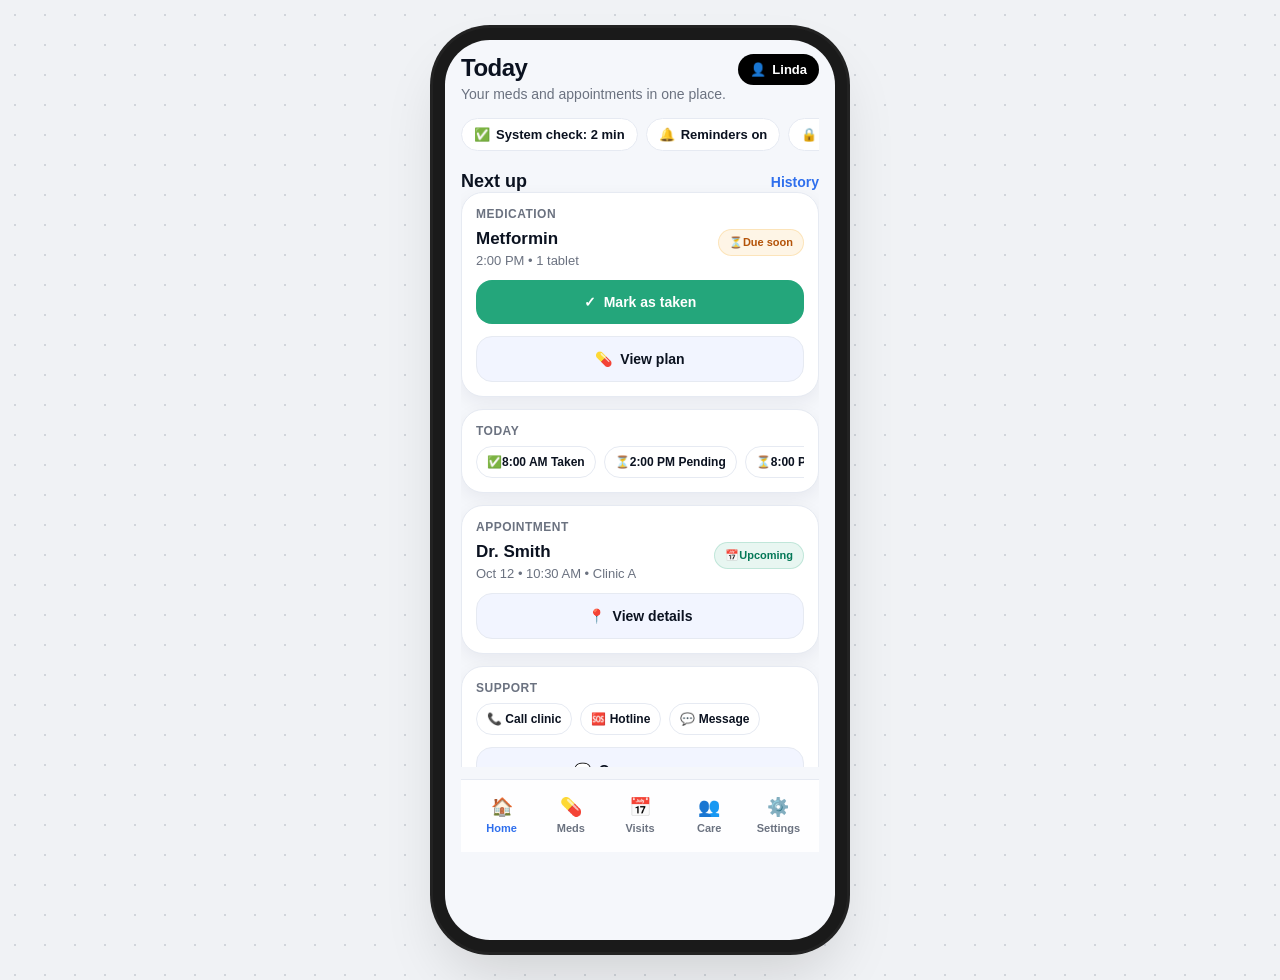
<file: index.html>
<!DOCTYPE html>
<html lang="en">
<head>
    <meta charset="UTF-8">
    <meta name="viewport" content="width=device-width, initial-scale=1.0, viewport-fit=cover">
    <title>Health Companion — Home</title>
    <link rel="stylesheet" href="css/styles.css">
    <style>
        .header {
            display: flex;
            flex-direction: column;
            gap: 12px;
            padding-bottom: 8px;
        }
        .headerTop {
            display: flex;
            justify-content: space-between;
            align-items: flex-start;
        }
        .hTitle { margin: 0; font-size: 24px; font-weight: 900; letter-spacing: -0.5px; }
        .hSub { margin: 4px 0 0; font-size: 14px; color: var(--muted); }
        .chipRow { display: flex; gap: 8px; overflow-x: auto; padding: 4px 0; scrollbar-width: none; }
        .chip { 
            background: var(--card); border: 1px solid var(--line); padding: 8px 12px; 
            border-radius: 999px; font-size: 13px; font-weight: 700; display: flex; align-items: center; gap: 6px;
            white-space: nowrap;
        }
        .sectionTitle { display: flex; justify-content: space-between; align-items: center; margin-top: 8px; }
        .sectionTitle h2 { margin: 0; font-size: 18px; font-weight: 900; }
        .sectionTitle a { font-size: 14px; font-weight: 700; color: var(--blue); text-decoration: none; }
        .grid { display: flex; flex-direction: column; gap: 12px; }
        .label { font-size: 12px; font-weight: 800; color: var(--muted); text-transform: uppercase; letter-spacing: 0.5px; margin: 0 0 8px; }
        .title { margin: 0; font-size: 17px; font-weight: 900; }
        .meta { margin: 4px 0 0; font-size: 13px; color: var(--muted); }
        .badge { font-size: 11px; font-weight: 900; padding: 6px 10px; border-radius: 999px; }
        .badge.warn { background: rgba(245, 158, 11, 0.1); border: 1px solid rgba(245, 158, 11, 0.2); color: #B45309; }
        .badge.ok { background: rgba(36, 166, 123, 0.1); border: 1px solid rgba(36, 166, 123, 0.2); color: #047857; }
        .primaryBtn, .secondaryBtn { 
            display: flex; align-items: center; justify-content: center; gap: 8px; margin-top: 12px;
            padding: 14px; border-radius: 16px; font-weight: 900; text-decoration: none; font-size: 14px; 
        }
        .primaryBtn { background: var(--green); color: #fff; }
        .secondaryBtn { background: #F2F5FF; border: 1px solid var(--line); color: var(--text); }
        .pillRow { display: flex; gap: 8px; margin-top: 8px; overflow-x: auto; scrollbar-width: none; }
        .pill { 
            background: #fff; border: 1px solid var(--line); padding: 8px 10px; border-radius: 999px; 
            font-size: 12px; font-weight: 700; white-space: nowrap;
        }
    </style>
</head>
<body>
    <main class="app">
        <div class="scroll-content">
            <header class="header">
            <div class="headerTop">
                <div>
                    <h1 class="hTitle">Today</h1>
                    <p class="hSub">Your meds and appointments in one place.</p>
                </div>
                <div class="chip" style="background:#000; color:#fff; border:none;">
                    <span>👤</span><span>Linda</span>
                </div>
            </div>

            <div class="chipRow">
                <div class="chip"><span>✅</span><span>System check: 2 min</span></div>
                <div class="chip"><span>🔔</span><span>Reminders on</span></div>
                <div class="chip"><span>🔒</span><span>Private</span></div>
            </div>
        </header>

        <div class="sectionTitle">
            <h2>Next up</h2>
            <a href="pages/log.html">History</a>
        </div>

        <section class="grid">
            <article class="card">
                <p class="label">Medication</p>
                <div class="row">
                    <div>
                        <p class="title">Metformin</p>
                        <p class="meta">2:00 PM • 1 tablet</p>
                    </div>
                    <div class="badge warn"><span>⏳</span><span>Due soon</span></div>
                </div>
                <a class="primaryBtn" href="pages/confirm.html"><span>✓</span><span>Mark as taken</span></a>
                <a class="secondaryBtn" href="pages/meds.html"><span>💊</span><span>View plan</span></a>
            </article>

            <article class="card">
                <p class="label">Today</p>
                <div class="pillRow">
                    <div class="pill"><span>✅</span><span>8:00 AM Taken</span></div>
                    <div class="pill"><span>⏳</span><span>2:00 PM Pending</span></div>
                    <div class="pill"><span>⏳</span><span>8:00 PM Pending</span></div>
                </div>
            </article>

            <article class="card">
                <p class="label">Appointment</p>
                <div class="row">
                    <div>
                        <p class="title">Dr. Smith</p>
                        <p class="meta">Oct 12 • 10:30 AM • Clinic A</p>
                    </div>
                    <div class="badge ok"><span>📅</span><span>Upcoming</span></div>
                </div>
                <a class="secondaryBtn" href="pages/appointments.html"><span>📍</span><span>View details</span></a>
            </article>

            <article class="card">
                <p class="label">Support</p>
                <div class="pillRow">
                    <div class="pill">📞 Call clinic</div>
                    <div class="pill">🆘 Hotline</div>
                    <div class="pill">💬 Message</div>
                </div>
                <a class="secondaryBtn" href="pages/messages.html"><span>💬</span><span>Open messages</span></a>
            </article>
        </section>
        </div>

    <nav class="nav">
        <a class="active" href="index.html"><span class="ico">🏠</span><span>Home</span></a>
        <a href="pages/meds.html"><span class="ico">💊</span><span>Meds</span></a>
        <a href="pages/appointments.html"><span class="ico">📅</span><span>Visits</span></a>
        <a href="pages/caregiver.html"><span class="ico">👥</span><span>Care</span></a>
        <a href="pages/settings.html"><span class="ico">⚙️</span><span>Settings</span></a>
    </nav>
    </main>
</body>
</html>
</file>
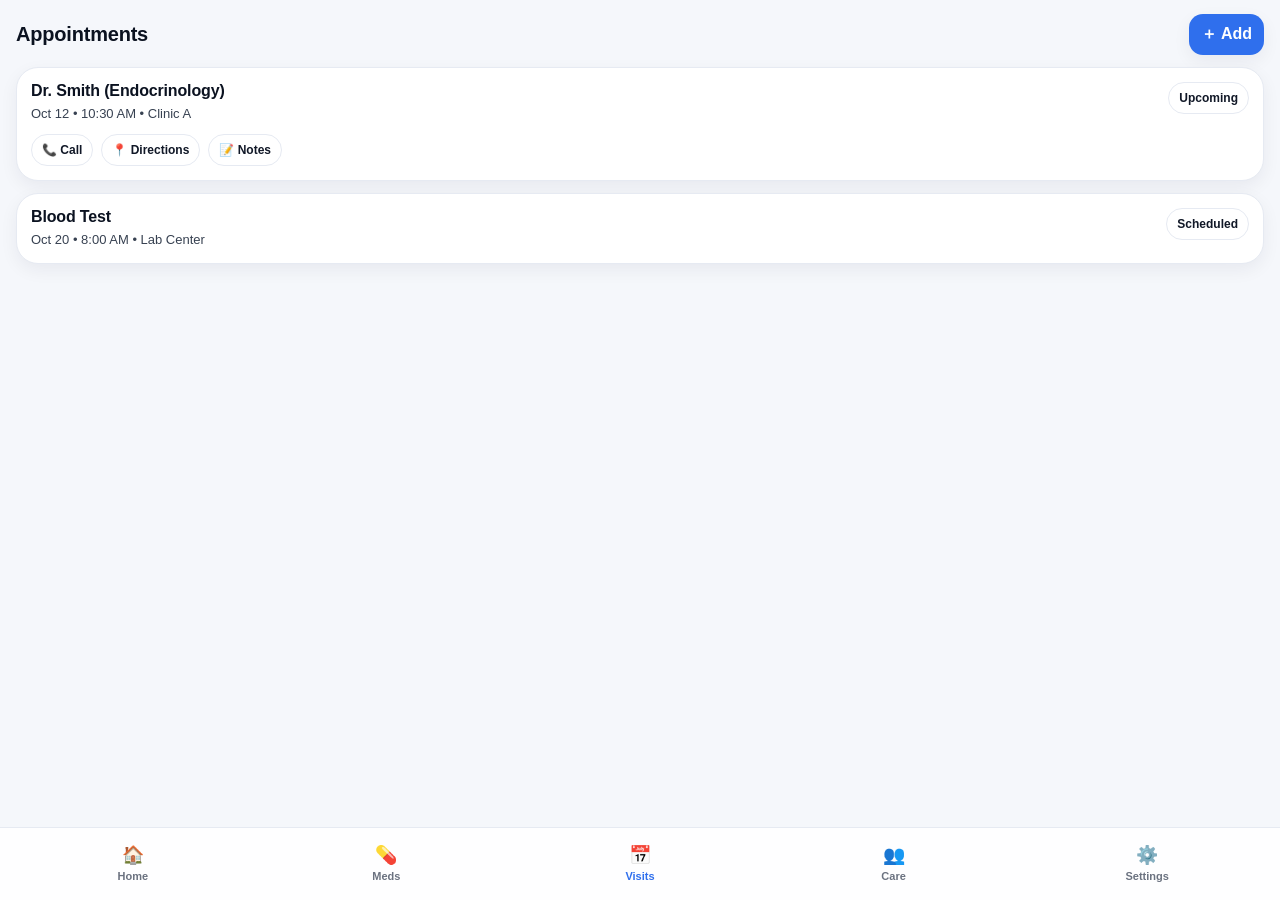
<file: appointments.html>
<!DOCTYPE html>
<html lang="en">
<head>
<meta charset="UTF-8"/>
<meta name="viewport" content="width=device-width, initial-scale=1.0, viewport-fit=cover"/>
<title>Appointments</title>
<style>
  :root{
    --bg:#F5F7FB; --card:#fff; --text:#0B1220; --muted:#6B7280; --line:#E6EAF2;
    --blue:#2F6FED; --shadow2:0 6px 18px rgba(13,23,43,.06);
  }
  *{box-sizing:border-box}
  html,body{height:100%}
  body{
    margin:0; background:var(--bg); color:var(--text);
    font-family:-apple-system,BlinkMacSystemFont,"SF Pro Display","SF Pro Text",Inter,Segoe UI,Roboto,Helvetica,Arial,sans-serif;
  }
  .app{
    min-height:100vh;
    padding: calc(env(safe-area-inset-top) + 14px) 16px calc(env(safe-area-inset-bottom) + 88px) 16px;
    display:flex; flex-direction:column; gap:12px;
  }
  .header{display:flex; align-items:center; justify-content:space-between; gap:10px}
  .title{margin:0; font-size:20px; font-weight:900; letter-spacing:-.2px}
  .add{
    text-decoration:none; color:#fff; font-weight:900;
    background:var(--blue);
    padding:10px 12px; border-radius:14px;
    box-shadow:var(--shadow2);
  }
  .card{
    background:var(--card); border:1px solid var(--line); border-radius:22px;
    padding:14px; box-shadow:var(--shadow2);
  }
  .row{display:flex; align-items:flex-start; justify-content:space-between; gap:12px}
  .name{margin:0; font-size:16px; font-weight:900; letter-spacing:-.15px}
  .meta{margin:6px 0 0; font-size:13px; color:#374151; line-height:1.25}
  .tag{
    font-size:12px; font-weight:900;
    padding:8px 10px; border-radius:999px;
    border:1px solid var(--line); background:#fff; color:#111827; white-space:nowrap;
  }
  .actions{display:flex; gap:8px; flex-wrap:wrap; margin-top:12px}
  .pill{
    font-size:12px; font-weight:900;
    padding:8px 10px; border-radius:999px;
    border:1px solid var(--line); background:#fff; color:#111827;
  }
  .nav{
    position:fixed; left:0; right:0; bottom:0;
    padding: 10px 10px calc(env(safe-area-inset-bottom) + 10px);
    background: rgba(255,255,255,.86);
    border-top: 1px solid var(--line);
    backdrop-filter: blur(16px);
    display:flex; justify-content:space-around; gap:8px;
  }
  .nav a{
    text-decoration:none; color:var(--muted); font-size:11px; font-weight:700;
    width:20%;
    display:flex; flex-direction:column; align-items:center; gap:6px;
    padding:8px 0; border-radius:12px;
  }
  .nav a.active{color:var(--blue)}
  .ico{font-size:18px; line-height:1}
</style>
</head>
<body>
  <main class="app">
    <div class="header">
      <h1 class="title">Appointments</h1>
      <a class="add" href="home.html">＋ Add</a>
    </div>

    <section class="card">
      <div class="row">
        <div>
          <p class="name">Dr. Smith (Endocrinology)</p>
          <p class="meta">Oct 12 • 10:30 AM • Clinic A</p>
        </div>
        <div class="tag">Upcoming</div>
      </div>
      <div class="actions">
        <div class="pill">📞 Call</div>
        <div class="pill">📍 Directions</div>
        <div class="pill">📝 Notes</div>
      </div>
    </section>

    <section class="card">
      <div class="row">
        <div>
          <p class="name">Blood Test</p>
          <p class="meta">Oct 20 • 8:00 AM • Lab Center</p>
        </div>
        <div class="tag">Scheduled</div>
      </div>
    </section>
  </main>

  <nav class="nav" aria-label="Bottom navigation">
    <a href="home.html"><span class="ico">🏠</span><span>Home</span></a>
    <a href="meds.html"><span class="ico">💊</span><span>Meds</span></a>
    <a class="active" href="appointments.html"><span class="ico">📅</span><span>Visits</span></a>
    <a href="caregiver.html"><span class="ico">👥</span><span>Care</span></a>
    <a href="settings.html"><span class="ico">⚙️</span><span>Settings</span></a>
  </nav>
</body>
</html>
</file>
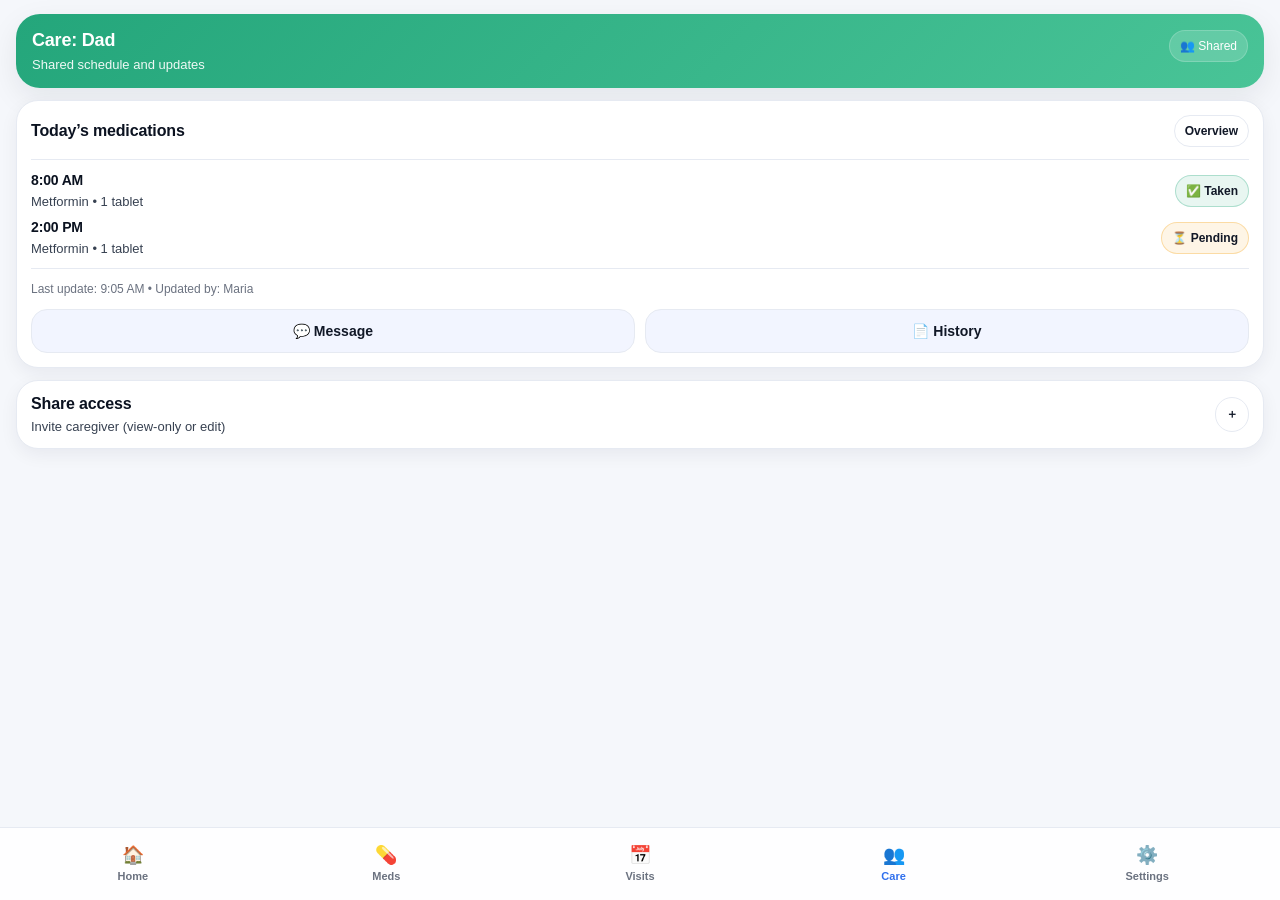
<file: caregiver.html>
<!DOCTYPE html>
<html lang="en">
<head>
<meta charset="UTF-8"/>
<meta name="viewport" content="width=device-width, initial-scale=1.0, viewport-fit=cover"/>
<title>Care</title>
<style>
  :root{
    --bg:#F5F7FB; --card:#fff; --text:#0B1220; --muted:#6B7280; --line:#E6EAF2;
    --blue:#2F6FED; --green:#24A67B; --amber:#F59E0B;
    --shadow:0 10px 30px rgba(13,23,43,.08); --shadow2:0 6px 18px rgba(13,23,43,.06);
  }
  *{box-sizing:border-box}
  html,body{height:100%}
  body{
    margin:0; background:var(--bg); color:var(--text);
    font-family:-apple-system,BlinkMacSystemFont,"SF Pro Display","SF Pro Text",Inter,Segoe UI,Roboto,Helvetica,Arial,sans-serif;
  }
  .app{
    min-height:100vh;
    padding: calc(env(safe-area-inset-top) + 14px) 16px calc(env(safe-area-inset-bottom) + 88px) 16px;
    display:flex; flex-direction:column; gap:12px;
  }
  .hero{
    border-radius:24px;
    padding:16px;
    color:#fff;
    background: linear-gradient(135deg, rgba(36,166,123,1) 0%, rgba(73,196,151,1) 100%);
    box-shadow:var(--shadow);
  }
  .heroTop{display:flex; justify-content:space-between; align-items:flex-start; gap:12px}
  .hTitle{margin:0; font-size:18px; font-weight:900; letter-spacing:-.2px}
  .hSub{margin:6px 0 0; font-size:13px; opacity:.92}
  .chip{
    font-size:12px; padding:8px 10px; border-radius:999px;
    background:rgba(255,255,255,.16); border:1px solid rgba(255,255,255,.18);
    display:flex; align-items:center; gap:6px;
  }
  .card{
    background:var(--card); border:1px solid var(--line); border-radius:22px;
    padding:14px; box-shadow:var(--shadow2);
  }
  .row{display:flex; justify-content:space-between; align-items:center; gap:12px}
  .name{margin:0; font-size:16px; font-weight:900; letter-spacing:-.15px}
  .meta{margin:6px 0 0; font-size:13px; color:#374151}
  .tag{
    font-size:12px; font-weight:900;
    padding:8px 10px; border-radius:999px; border:1px solid var(--line); background:#fff; color:#111827;
    display:flex; align-items:center; gap:6px; white-space:nowrap;
  }
  .tag.ok{border-color: rgba(36,166,123,.30); background: rgba(36,166,123,.10)}
  .tag.pending{border-color: rgba(245,158,11,.30); background: rgba(245,158,11,.10)}
  .divider{height:1px; background:var(--line); margin:12px 0}
  .audit{font-size:12px; color:var(--muted); line-height:1.35}
  .btnRow{display:flex; gap:10px; margin-top:12px}
  .btn{
    flex:1;
    text-decoration:none;
    display:flex; align-items:center; justify-content:center; gap:8px;
    padding:13px 12px;
    border-radius:16px;
    background:#F2F5FF;
    border:1px solid var(--line);
    color:#111827;
    font-weight:900;
    font-size:14px;
  }
  .nav{
    position:fixed; left:0; right:0; bottom:0;
    padding: 10px 10px calc(env(safe-area-inset-bottom) + 10px);
    background: rgba(255,255,255,.86);
    border-top: 1px solid var(--line);
    backdrop-filter: blur(16px);
    display:flex; justify-content:space-around; gap:8px;
  }
  .nav a{
    text-decoration:none; color:var(--muted); font-size:11px; font-weight:700;
    width:20%;
    display:flex; flex-direction:column; align-items:center; gap:6px;
    padding:8px 0; border-radius:12px;
  }
  .nav a.active{color:var(--blue)}
  .ico{font-size:18px; line-height:1}
</style>
</head>
<body>
  <main class="app">
    <header class="hero">
      <div class="heroTop">
        <div>
          <h1 class="hTitle">Care: Dad</h1>
          <p class="hSub">Shared schedule and updates</p>
        </div>
        <div class="chip">👥 Shared</div>
      </div>
    </header>

    <section class="card">
      <div class="row">
        <p class="name">Today’s medications</p>
        <span class="tag">Overview</span>
      </div>

      <div class="divider"></div>

      <div class="row">
        <div>
          <p class="name" style="font-size:14px">8:00 AM</p>
          <p class="meta">Metformin • 1 tablet</p>
        </div>
        <span class="tag ok">✅ Taken</span>
      </div>

      <div class="row" style="margin-top:10px">
        <div>
          <p class="name" style="font-size:14px">2:00 PM</p>
          <p class="meta">Metformin • 1 tablet</p>
        </div>
        <span class="tag pending">⏳ Pending</span>
      </div>

      <div class="divider"></div>

      <div class="audit">
        Last update: 9:05 AM • Updated by: Maria
      </div>

      <div class="btnRow">
        <a class="btn" href="messages.html">💬 Message</a>
        <a class="btn" href="log.html">📄 History</a>
      </div>
    </section>

    <section class="card">
      <div class="row">
        <div>
          <p class="name">Share access</p>
          <p class="meta">Invite caregiver (view-only or edit)</p>
        </div>
        <span class="tag">＋</span>
      </div>
    </section>
  </main>

  <nav class="nav" aria-label="Bottom navigation">
    <a href="home.html"><span class="ico">🏠</span><span>Home</span></a>
    <a href="meds.html"><span class="ico">💊</span><span>Meds</span></a>
    <a href="appointments.html"><span class="ico">📅</span><span>Visits</span></a>
    <a class="active" href="caregiver.html"><span class="ico">👥</span><span>Care</span></a>
    <a href="settings.html"><span class="ico">⚙️</span><span>Settings</span></a>
  </nav>
</body>
</html>
</file>
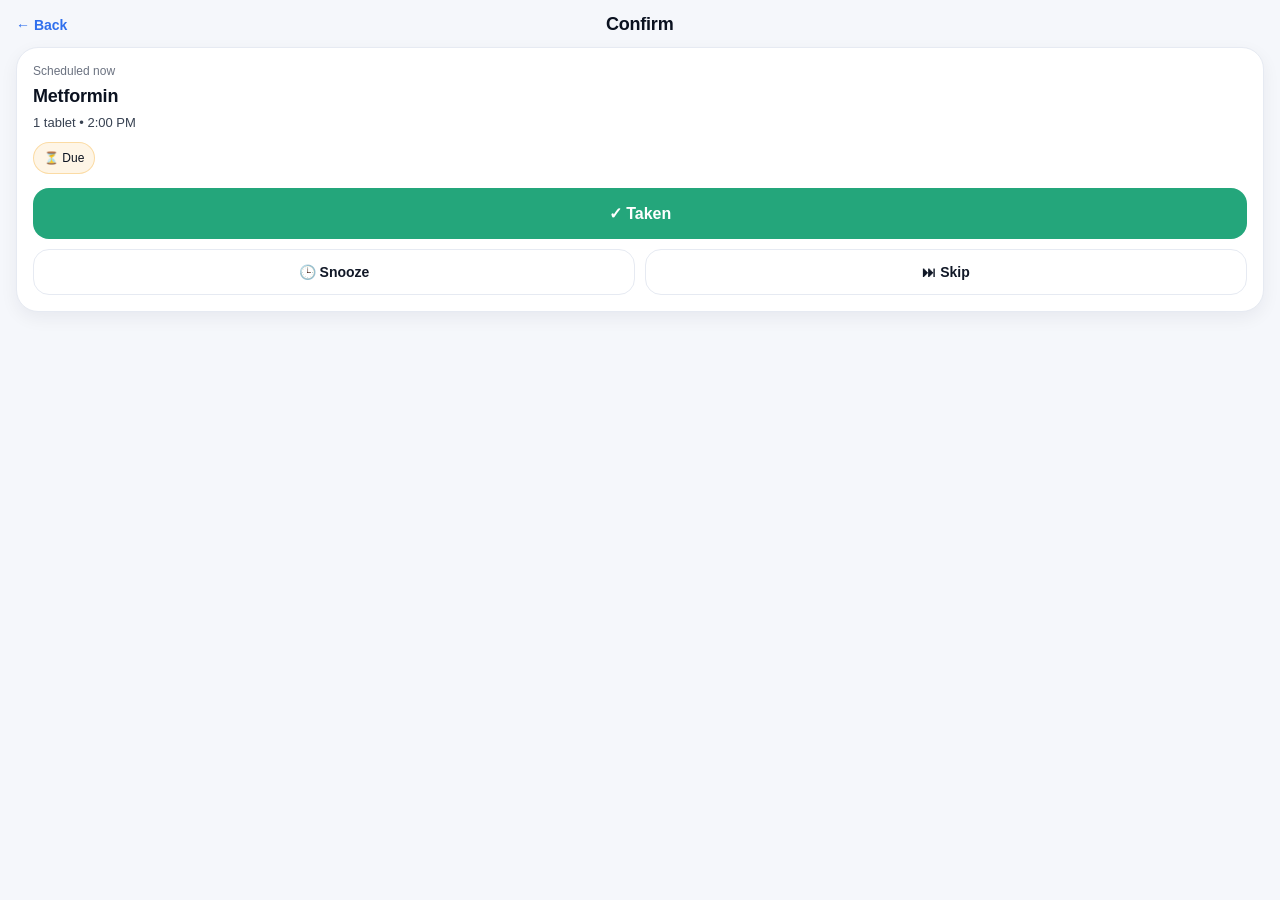
<file: confirm.html>
<!doctype html>
<html lang="en">
  <head>
    <meta charset="UTF-8" />
    <meta
      name="viewport"
      content="width=device-width, initial-scale=1.0, viewport-fit=cover"
    />
    <title>Confirm Dose</title>
    <style>
      :root {
        --bg: #f5f7fb;
        --card: #fff;
        --text: #0b1220;
        --muted: #6b7280;
        --line: #e6eaf2;
        --blue: #2f6fed;
        --green: #24a67b;
        --amber: #f59e0b;
        --shadow: 0 10px 30px rgba(13, 23, 43, 0.08);
        --shadow2: 0 6px 18px rgba(13, 23, 43, 0.06);
      }
      * {
        box-sizing: border-box;
      }
      html,
      body {
        height: 100%;
      }
      body {
        margin: 0;
        background: var(--bg);
        color: var(--text);
        font-family:
          -apple-system,
          BlinkMacSystemFont,
          "SF Pro Display",
          "SF Pro Text",
          Inter,
          Segoe UI,
          Roboto,
          Helvetica,
          Arial,
          sans-serif;
      }
      .app {
        min-height: 100vh;
        padding: calc(env(safe-area-inset-top) + 14px) 16px
          calc(env(safe-area-inset-bottom) + 18px) 16px;
        display: flex;
        flex-direction: column;
        gap: 12px;
      }
      .topbar {
        display: flex;
        align-items: center;
        justify-content: space-between;
      }
      .back {
        text-decoration: none;
        color: var(--blue);
        font-weight: 900;
        font-size: 14px;
        display: flex;
        align-items: center;
        gap: 8px;
      }
      .screenTitle {
        margin: 0;
        font-size: 18px;
        letter-spacing: -0.2px;
      }
      .card {
        background: var(--card);
        border: 1px solid var(--line);
        border-radius: 22px;
        padding: 16px;
        box-shadow: var(--shadow2);
      }
      .label {
        font-size: 12px;
        color: var(--muted);
        margin: 0 0 8px;
      }
      .title {
        margin: 0;
        font-size: 18px;
        font-weight: 900;
        letter-spacing: -0.2px;
      }
      .meta {
        margin: 8px 0 0;
        font-size: 13px;
        color: #374151;
      }
      .badge {
        margin-top: 12px;
        display: inline-flex;
        align-items: center;
        gap: 6px;
        font-size: 12px;
        padding: 8px 10px;
        border-radius: 999px;
        border: 1px solid rgba(245, 158, 11, 0.3);
        background: rgba(245, 158, 11, 0.1);
      }
      .primary {
        margin-top: 14px;
        width: 100%;
        display: flex;
        align-items: center;
        justify-content: center;
        gap: 10px;
        text-decoration: none;
        padding: 16px 14px;
        border-radius: 16px;
        background: var(--green);
        color: #fff;
        font-weight: 900;
        font-size: 16px;
      }
      .row {
        display: flex;
        gap: 10px;
        margin-top: 10px;
      }
      .ghost {
        flex: 1;
        text-decoration: none;
        display: flex;
        align-items: center;
        justify-content: center;
        gap: 8px;
        padding: 14px 12px;
        border-radius: 16px;
        border: 1px solid var(--line);
        background: #fff;
        color: #111827;
        font-weight: 900;
        font-size: 14px;
      }
    </style>
  </head>
  <body>
    <main class="app">
      <div class="topbar">
        <a class="back" href="home.html">← Back</a>
        <h1 class="screenTitle">Confirm</h1>
        <span style="width: 52px"></span>
      </div>

      <section class="card">
        <p class="label">Scheduled now</p>
        <p class="title">Metformin</p>
        <p class="meta">1 tablet • 2:00 PM</p>
        <div class="badge">⏳ Due</div>

        <a class="primary" href="log.html">✓ Taken</a>

        <div class="row">
          <a class="ghost" href="home.html">🕒 Snooze</a>
          <a class="ghost" href="home.html">⏭ Skip</a>
        </div>
      </section>
    </main>
  </body>
</html>
</file>
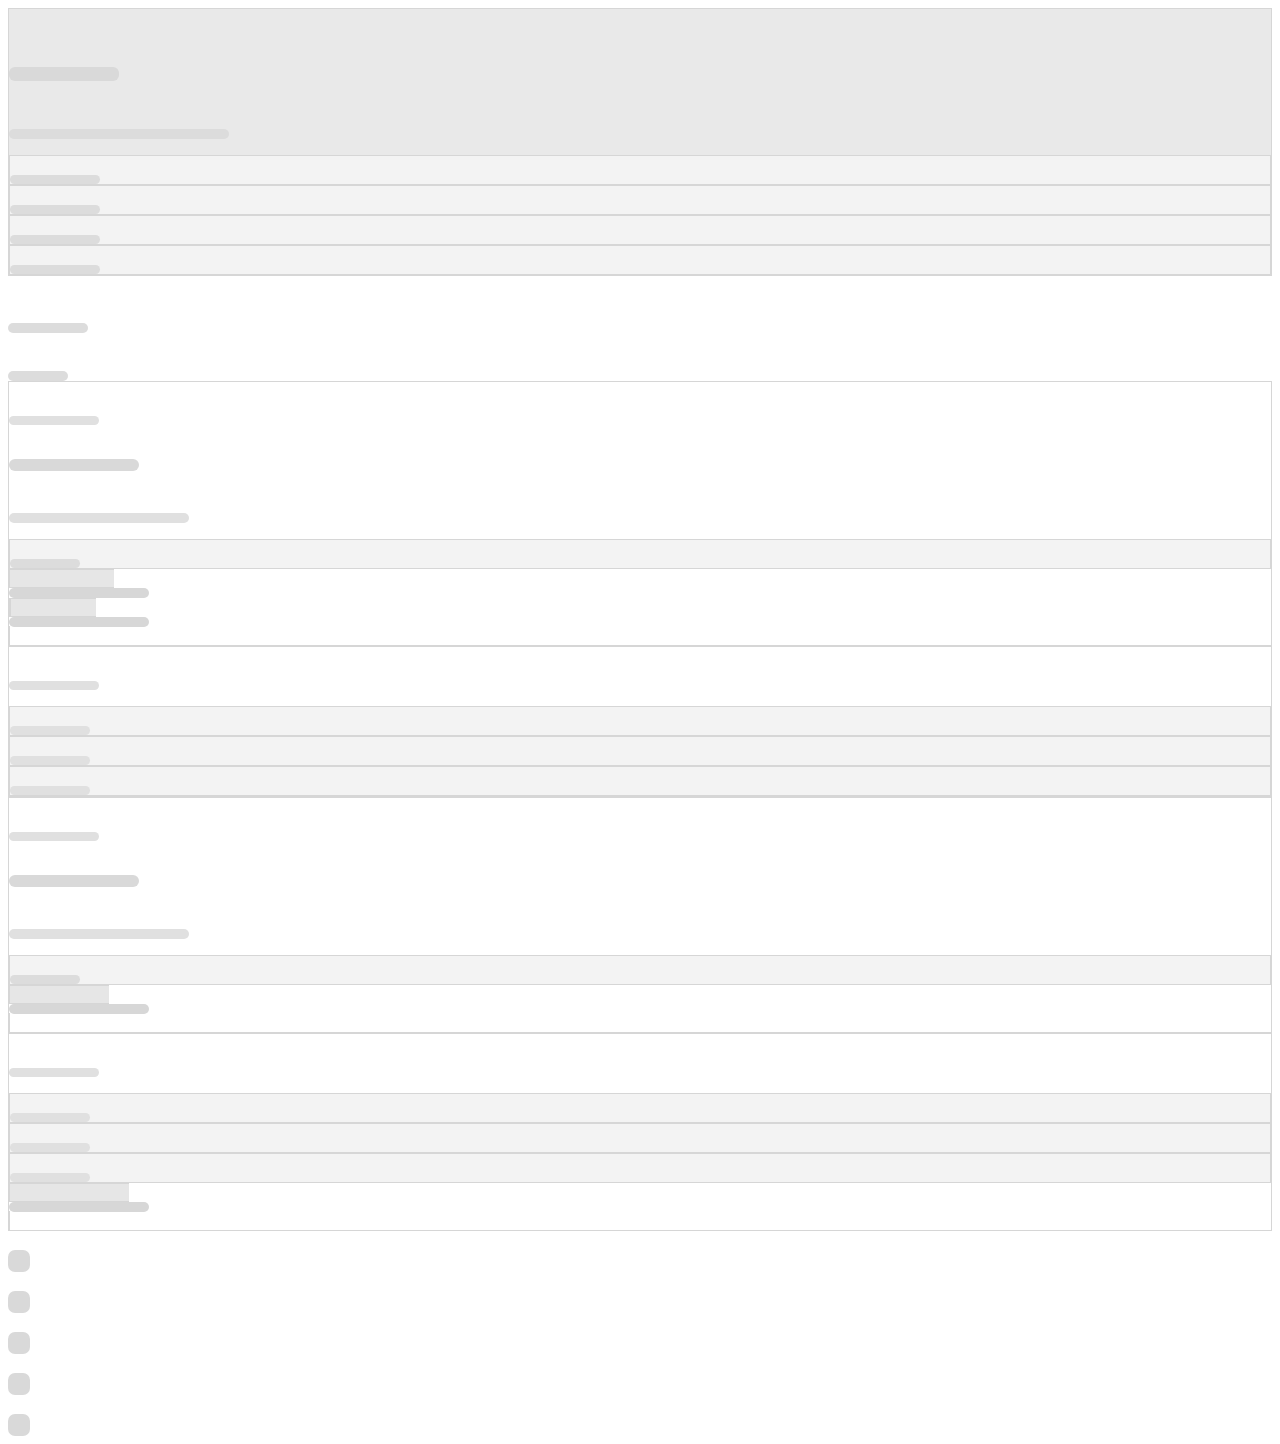
<file: home.html>
<!doctype html>
<html lang="en">
  <head>
    <meta charset="UTF-8" />
    <meta
      name="viewport"
      content="width=device-width, initial-scale=1.0, viewport-fit=cover"
    />
    <title>Health Companion — Home</title>
    <style>
      /* =========================
   WIREFRAME MODE OVERRIDES
   Paste at END of your <style>
   ========================= */

      /* 1) Grayscale + neutral palette */
      :root {
        --bg: #f2f2f2;
        --card: #ffffff;
        --text: #111111;
        --muted: #777777;
        --line: #d6d6d6;

        --blue: #9a9a9a;
        --green: #9a9a9a;
        --amber: #9a9a9a;
        --red: #9a9a9a;

        --shadow: 0 0 0 rgba(0, 0, 0, 0);
        --shadow2: 0 0 0 rgba(0, 0, 0, 0);
      }

      /* Optional: force grayscale even if images exist later */
      html {
        filter: grayscale(1);
      }

      /* 2) Make everything look like boxes (no gradients, no “real” colors) */
      .header {
        background: #e9e9e9 !important;
        color: transparent !important;
        box-shadow: none !important;
        border: 1px solid var(--line) !important;
      }
      .card {
        box-shadow: none !important;
        border: 1px solid var(--line) !important;
        background: var(--card) !important;
      }
      .nav {
        background: rgba(255, 255, 255, 0.95) !important;
        backdrop-filter: none !important;
      }

      /* Buttons become gray blocks */
      .primaryBtn,
      .secondaryBtn {
        background: #e6e6e6 !important;
        border: 1px solid var(--line) !important;
        color: transparent !important;
      }

      /* Chips / pills / badges become outlined gray blocks */
      .chip,
      .pill,
      .badge {
        background: #f3f3f3 !important;
        border: 1px solid var(--line) !important;
        color: transparent !important;
        box-shadow: none !important;
      }

      /* 3) Remove all visible text but preserve layout height/spacing
      - keep existing font sizes/line-heights
      - just hide glyphs via transparent color */
      body,
      p,
      h1,
      h2,
      a,
      span,
      div {
        color: transparent !important;
        text-shadow: none !important;
      }

      /* Keep links from showing underline/blue */
      a {
        text-decoration: none !important;
      }

      /* 4) Replace “text” with simple wireframe bars (optional but helps readability of structure)
      These pseudo-elements sit where text would be, without affecting layout. */
      .hTitle,
      .hSub,
      .sectionTitle h2,
      .sectionTitle a,
      .label,
      .title,
      .meta {
        position: relative;
      }

      /* Headline bar */
      .hTitle::after {
        content: "";
        display: block;
        height: 14px;
        width: 110px;
        border-radius: 6px;
        background: #d9d9d9;
      }

      /* Subtitle bar */
      .hSub::after {
        content: "";
        display: block;
        height: 10px;
        width: 220px;
        margin-top: 8px;
        border-radius: 6px;
        background: #dcdcdc;
      }

      /* Section title + History link bars */
      .sectionTitle h2::after {
        content: "";
        display: block;
        height: 10px;
        width: 80px;
        border-radius: 6px;
        background: #dcdcdc;
      }
      .sectionTitle a::after {
        content: "";
        display: block;
        height: 10px;
        width: 60px;
        border-radius: 6px;
        background: #dcdcdc;
      }

      /* Label bar */
      .label::after {
        content: "";
        display: block;
        height: 9px;
        width: 90px;
        border-radius: 6px;
        background: #e0e0e0;
      }

      /* Title bar */
      .title::after {
        content: "";
        display: block;
        height: 12px;
        width: 130px;
        border-radius: 6px;
        background: #d9d9d9;
      }

      /* Meta bar */
      .meta::after {
        content: "";
        display: block;
        height: 10px;
        width: 180px;
        margin-top: 8px;
        border-radius: 6px;
        background: #e0e0e0;
      }

      /* Button label bars (keep button height the same) */
      .primaryBtn,
      .secondaryBtn {
        position: relative;
      }
      .primaryBtn::after,
      .secondaryBtn::after {
        content: "";
        display: block;
        height: 10px;
        width: 140px;
        border-radius: 6px;
        background: #d7d7d7;
      }

      /* Badge gets a small bar */
      .badge {
        position: relative;
      }
      .badge::after {
        content: "";
        display: block;
        height: 9px;
        width: 70px;
        border-radius: 6px;
        background: #dcdcdc;
      }

      /* Chips + pills show small bars too */
      .chip,
      .pill {
        position: relative;
      }
      .chip::after {
        content: "";
        display: block;
        height: 9px;
        width: 90px;
        border-radius: 6px;
        background: #dcdcdc;
      }
      .pill::after {
        content: "";
        display: block;
        height: 9px;
        width: 80px;
        border-radius: 6px;
        background: #e0e0e0;
      }

      /* Bottom nav: hide emoji icons & labels, replace with small squares */
      .nav a {
        color: transparent !important;
        position: relative;
      }
      .nav a::after {
        content: "";
        width: 22px;
        height: 22px;
        border-radius: 7px;
        background: #d9d9d9;
        display: block;
      }

      /* Remove emoji sizing effects */
      .ico {
        color: transparent !important;
      }
    </style>
  </head>
  <body>
    <main class="app">
      <header class="header">
        <div class="headerTop">
          <div>
            <h1 class="hTitle">Today</h1>
            <p class="hSub">Your meds and appointments in one place.</p>
          </div>
          <div class="chip" aria-label="Profile">
            <span>👤</span><span>Linda</span>
          </div>
        </div>

        <div class="chipRow">
          <div class="chip">
            <span>✅</span><span>System check: 2 min</span>
          </div>
          <div class="chip"><span>🔔</span><span>Reminders on</span></div>
          <div class="chip"><span>🔒</span><span>Private</span></div>
        </div>
      </header>

      <div class="sectionTitle">
        <h2>Next up</h2>
        <a href="log.html">History</a>
      </div>

      <section class="grid">
        <article class="card">
          <p class="label">Medication</p>
          <div class="row">
            <div>
              <p class="title">Metformin</p>
              <p class="meta">2:00 PM • 1 tablet</p>
            </div>
            <div class="badge warn"><span>⏳</span><span>Due soon</span></div>
          </div>
          <a class="primaryBtn" href="confirm.html"
            ><span>✓</span><span>Mark as taken</span></a
          >
          <a class="secondaryBtn" href="meds.html"
            ><span>💊</span><span>View plan</span></a
          >
        </article>

        <article class="card">
          <p class="label">Today</p>
          <div class="pillRow">
            <div class="pill"><span>✅</span><span>8:00 AM Taken</span></div>
            <div class="pill"><span>⏳</span><span>2:00 PM Pending</span></div>
            <div class="pill"><span>⏳</span><span>8:00 PM Pending</span></div>
          </div>
        </article>

        <article class="card">
          <p class="label">Appointment</p>
          <div class="row">
            <div>
              <p class="title">Dr. Smith</p>
              <p class="meta">Oct 12 • 10:30 AM • Clinic A</p>
            </div>
            <div class="badge ok"><span>📅</span><span>Upcoming</span></div>
          </div>
          <a class="secondaryBtn" href="appointments.html"
            ><span>📍</span><span>View details</span></a
          >
        </article>

        <article class="card">
          <p class="label">Support</p>
          <div class="pillRow">
            <div class="pill">📞 Call clinic</div>
            <div class="pill">🆘 Hotline</div>
            <div class="pill">💬 Message</div>
          </div>
          <a class="secondaryBtn" href="messages.html"
            ><span>💬</span><span>Open messages</span></a
          >
        </article>
      </section>
    </main>

    <nav class="nav" aria-label="Bottom navigation">
      <a class="active" href="home.html"
        ><span class="ico">🏠</span><span>Home</span></a
      >
      <a href="meds.html"><span class="ico">💊</span><span>Meds</span></a>
      <a href="appointments.html"
        ><span class="ico">📅</span><span>Visits</span></a
      >
      <a href="caregiver.html"><span class="ico">👥</span><span>Care</span></a>
      <a href="settings.html"
        ><span class="ico">⚙️</span><span>Settings</span></a
      >
    </nav>
  </body>
</html>
</file>
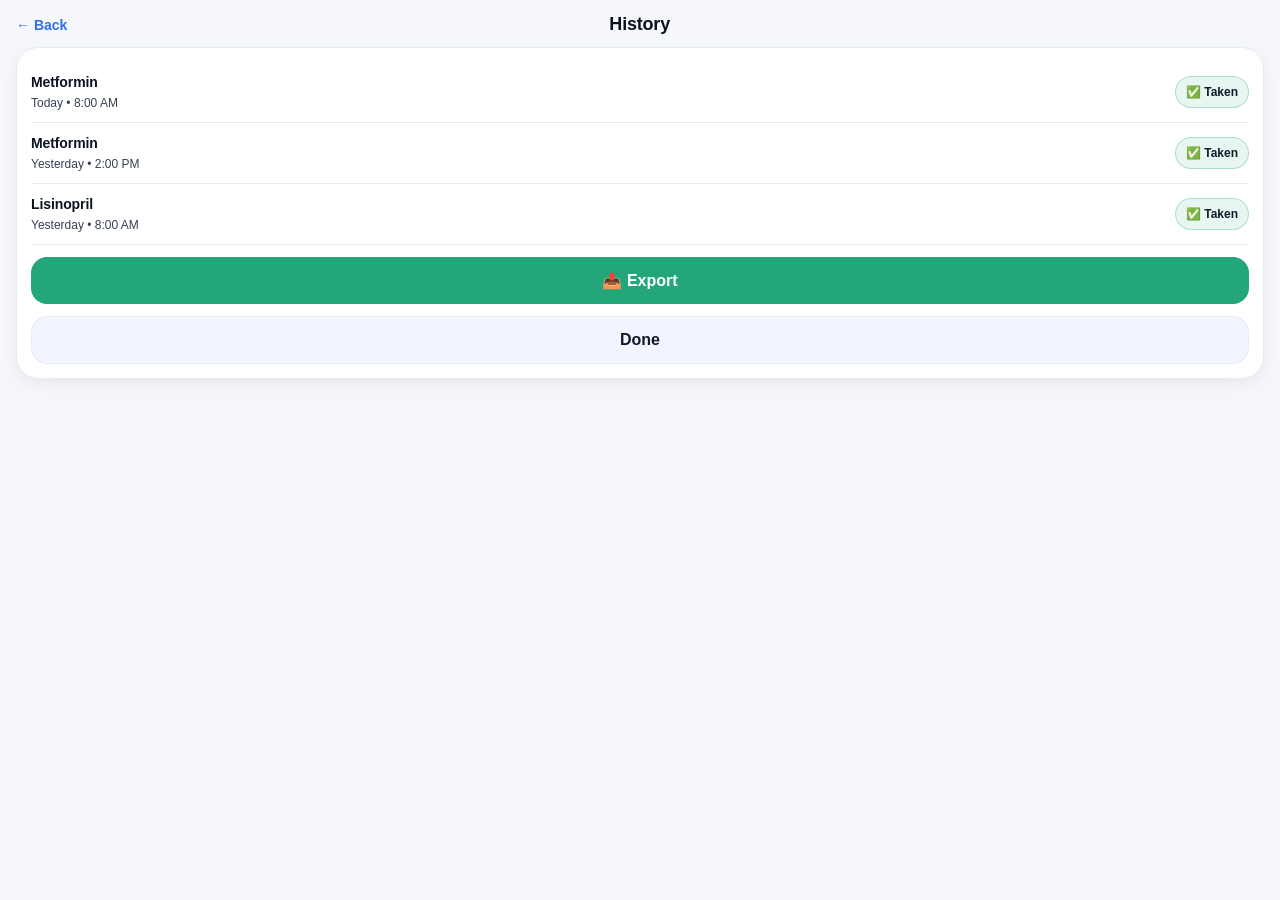
<file: log.html>
<!DOCTYPE html>
<html lang="en">
<head>
<meta charset="UTF-8"/>
<meta name="viewport" content="width=device-width, initial-scale=1.0, viewport-fit=cover"/>
<title>History</title>
<style>
  :root{
    --bg:#F5F7FB; --card:#fff; --text:#0B1220; --muted:#6B7280; --line:#E6EAF2;
    --blue:#2F6FED; --green:#24A67B;
    --shadow2:0 6px 18px rgba(13,23,43,.06);
  }
  *{box-sizing:border-box}
  html,body{height:100%}
  body{
    margin:0; background:var(--bg); color:var(--text);
    font-family:-apple-system,BlinkMacSystemFont,"SF Pro Display","SF Pro Text",Inter,Segoe UI,Roboto,Helvetica,Arial,sans-serif;
  }
  .app{
    min-height:100vh;
    padding: calc(env(safe-area-inset-top) + 14px) 16px calc(env(safe-area-inset-bottom) + 18px) 16px;
    display:flex; flex-direction:column; gap:12px;
  }
  .topbar{display:flex; align-items:center; justify-content:space-between}
  .back{color:var(--blue); text-decoration:none; font-weight:900; font-size:14px}
  .title{margin:0; font-size:18px; font-weight:900; letter-spacing:-.2px}
  .spacer{width:52px}
  .card{
    background:var(--card); border:1px solid var(--line); border-radius:22px;
    padding:14px; box-shadow:var(--shadow2);
  }
  .item{
    display:flex; justify-content:space-between; align-items:center; gap:12px;
    padding:12px 0;
    border-bottom:1px solid var(--line);
  }
  .item:last-child{border-bottom:none}
  .name{margin:0; font-size:14px; font-weight:900; letter-spacing:-.1px}
  .meta{margin:6px 0 0; font-size:12px; color:#374151}
  .tag{
    font-size:12px; font-weight:900;
    padding:8px 10px; border-radius:999px;
    border:1px solid rgba(36,166,123,.30); background:rgba(36,166,123,.10);
    color:#111827; white-space:nowrap;
    display:flex; align-items:center; gap:6px;
  }
  .btn{
    margin-top:12px;
    display:flex; align-items:center; justify-content:center; gap:8px;
    text-decoration:none;
    padding:14px 14px;
    border-radius:16px;
    font-weight:900;
  }
  .btn.primary{background:var(--green); color:#fff}
  .btn.secondary{background:#F2F5FF; border:1px solid var(--line); color:#111827}
</style>
</head>
<body>
  <main class="app">
    <div class="topbar">
      <a class="back" href="home.html">← Back</a>
      <h1 class="title">History</h1>
      <span class="spacer"></span>
    </div>

    <section class="card">
      <div class="item">
        <div>
          <p class="name">Metformin</p>
          <p class="meta">Today • 8:00 AM</p>
        </div>
        <span class="tag">✅ Taken</span>
      </div>

      <div class="item">
        <div>
          <p class="name">Metformin</p>
          <p class="meta">Yesterday • 2:00 PM</p>
        </div>
        <span class="tag">✅ Taken</span>
      </div>

      <div class="item">
        <div>
          <p class="name">Lisinopril</p>
          <p class="meta">Yesterday • 8:00 AM</p>
        </div>
        <span class="tag">✅ Taken</span>
      </div>

      <a class="btn primary" href="home.html">📤 Export</a>
      <a class="btn secondary" href="home.html">Done</a>
    </section>
  </main>
</body>
</html>
</file>
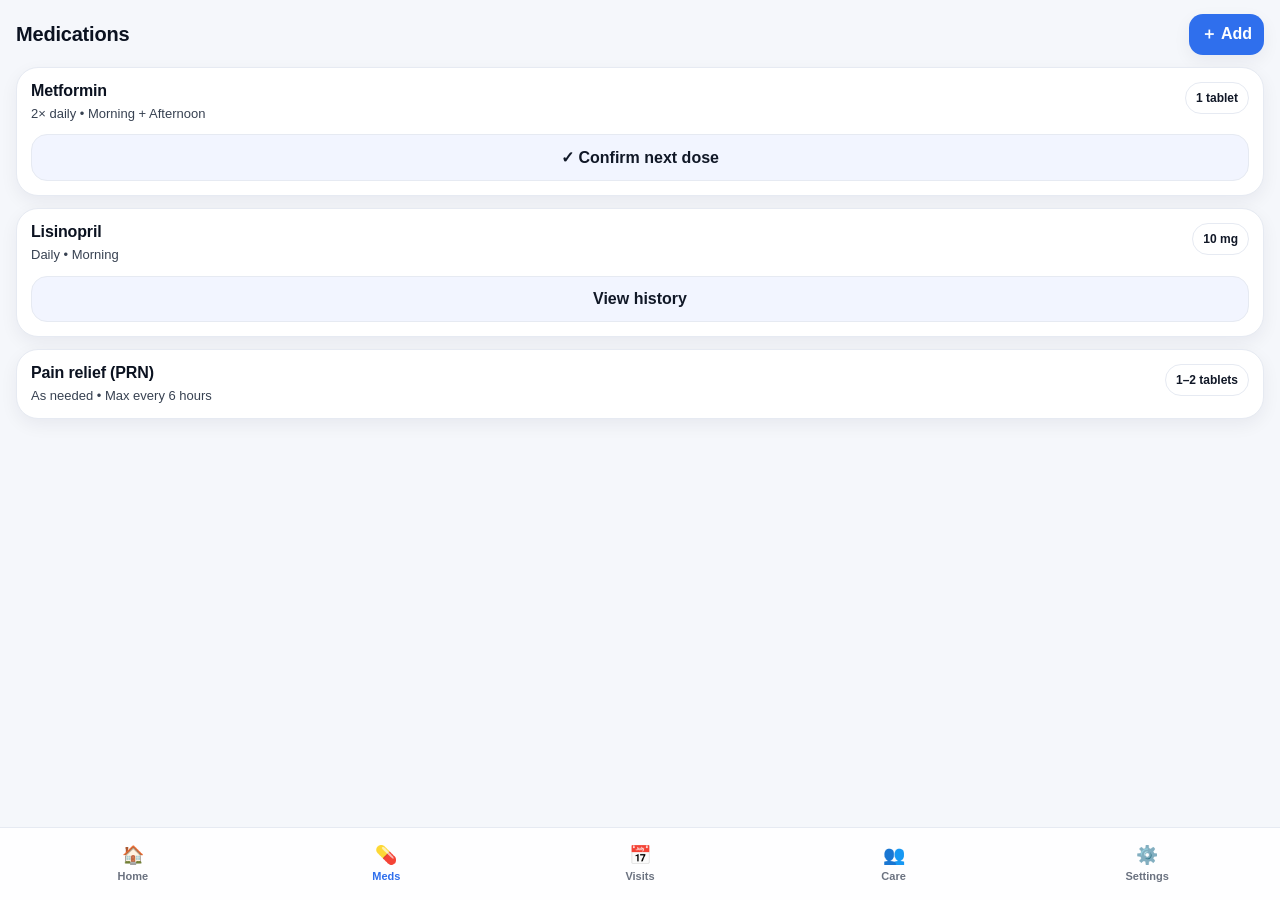
<file: meds.html>
<!DOCTYPE html>
<html lang="en">
<head>
<meta charset="UTF-8"/>
<meta name="viewport" content="width=device-width, initial-scale=1.0, viewport-fit=cover"/>
<title>Medications</title>
<style>
  :root{
    --bg:#F5F7FB; --card:#fff; --text:#0B1220; --muted:#6B7280; --line:#E6EAF2;
    --blue:#2F6FED; --green:#24A67B;
    --shadow:0 10px 30px rgba(13,23,43,.08); --shadow2:0 6px 18px rgba(13,23,43,.06);
  }
  *{box-sizing:border-box}
  html,body{height:100%}
  body{
    margin:0; background:var(--bg); color:var(--text);
    font-family:-apple-system,BlinkMacSystemFont,"SF Pro Display","SF Pro Text",Inter,Segoe UI,Roboto,Helvetica,Arial,sans-serif;
  }
  .app{
    min-height:100vh;
    padding: calc(env(safe-area-inset-top) + 14px) 16px calc(env(safe-area-inset-bottom) + 88px) 16px;
    display:flex; flex-direction:column; gap:12px;
  }
  .header{
    display:flex; align-items:center; justify-content:space-between; gap:10px;
  }
  .title{margin:0; font-size:20px; font-weight:900; letter-spacing:-.2px}
  .add{
    text-decoration:none; color:#fff; font-weight:900;
    background:var(--blue);
    padding:10px 12px; border-radius:14px;
    box-shadow:var(--shadow2);
    display:flex; align-items:center; gap:8px;
  }
  .card{
    background:var(--card); border:1px solid var(--line); border-radius:22px;
    padding:14px; box-shadow:var(--shadow2);
  }
  .row{display:flex; align-items:flex-start; justify-content:space-between; gap:12px}
  .name{margin:0; font-size:16px; font-weight:900; letter-spacing:-.15px}
  .meta{margin:6px 0 0; font-size:13px; color:#374151; line-height:1.25}
  .pill{
    white-space:nowrap;
    font-size:12px; font-weight:900;
    padding:8px 10px; border-radius:999px;
    border:1px solid var(--line); background:#fff; color:#111827;
  }
  .btn{
    margin-top:12px;
    display:flex; align-items:center; justify-content:center; gap:8px;
    text-decoration:none;
    padding:13px 14px;
    border-radius:16px;
    background:#F2F5FF;
    border:1px solid var(--line);
    color:#111827;
    font-weight:900;
  }
  .btn.primary{background:var(--green); color:#fff; border:none}
  .nav{
    position:fixed; left:0; right:0; bottom:0;
    padding: 10px 10px calc(env(safe-area-inset-bottom) + 10px);
    background: rgba(255,255,255,.86);
    border-top: 1px solid var(--line);
    backdrop-filter: blur(16px);
    display:flex; justify-content:space-around; gap:8px;
  }
  .nav a{
    text-decoration:none; color:var(--muted); font-size:11px; font-weight:700;
    width:20%;
    display:flex; flex-direction:column; align-items:center; gap:6px;
    padding:8px 0; border-radius:12px;
  }
  .nav a.active{color:var(--blue)}
  .ico{font-size:18px; line-height:1}
</style>
</head>
<body>
  <main class="app">
    <div class="header">
      <h1 class="title">Medications</h1>
      <a class="add" href="home.html">＋ Add</a>
    </div>

    <section class="card">
      <div class="row">
        <div>
          <p class="name">Metformin</p>
          <p class="meta">2× daily • Morning + Afternoon</p>
        </div>
        <div class="pill">1 tablet</div>
      </div>
      <a class="btn" href="confirm.html">✓ Confirm next dose</a>
    </section>

    <section class="card">
      <div class="row">
        <div>
          <p class="name">Lisinopril</p>
          <p class="meta">Daily • Morning</p>
        </div>
        <div class="pill">10 mg</div>
      </div>
      <a class="btn" href="log.html">View history</a>
    </section>

    <section class="card">
      <div class="row">
        <div>
          <p class="name">Pain relief (PRN)</p>
          <p class="meta">As needed • Max every 6 hours</p>
        </div>
        <div class="pill">1–2 tablets</div>
      </div>
    </section>
  </main>

  <nav class="nav" aria-label="Bottom navigation">
    <a href="home.html"><span class="ico">🏠</span><span>Home</span></a>
    <a class="active" href="meds.html"><span class="ico">💊</span><span>Meds</span></a>
    <a href="appointments.html"><span class="ico">📅</span><span>Visits</span></a>
    <a href="caregiver.html"><span class="ico">👥</span><span>Care</span></a>
    <a href="settings.html"><span class="ico">⚙️</span><span>Settings</span></a>
  </nav>
</body>
</html>
</file>
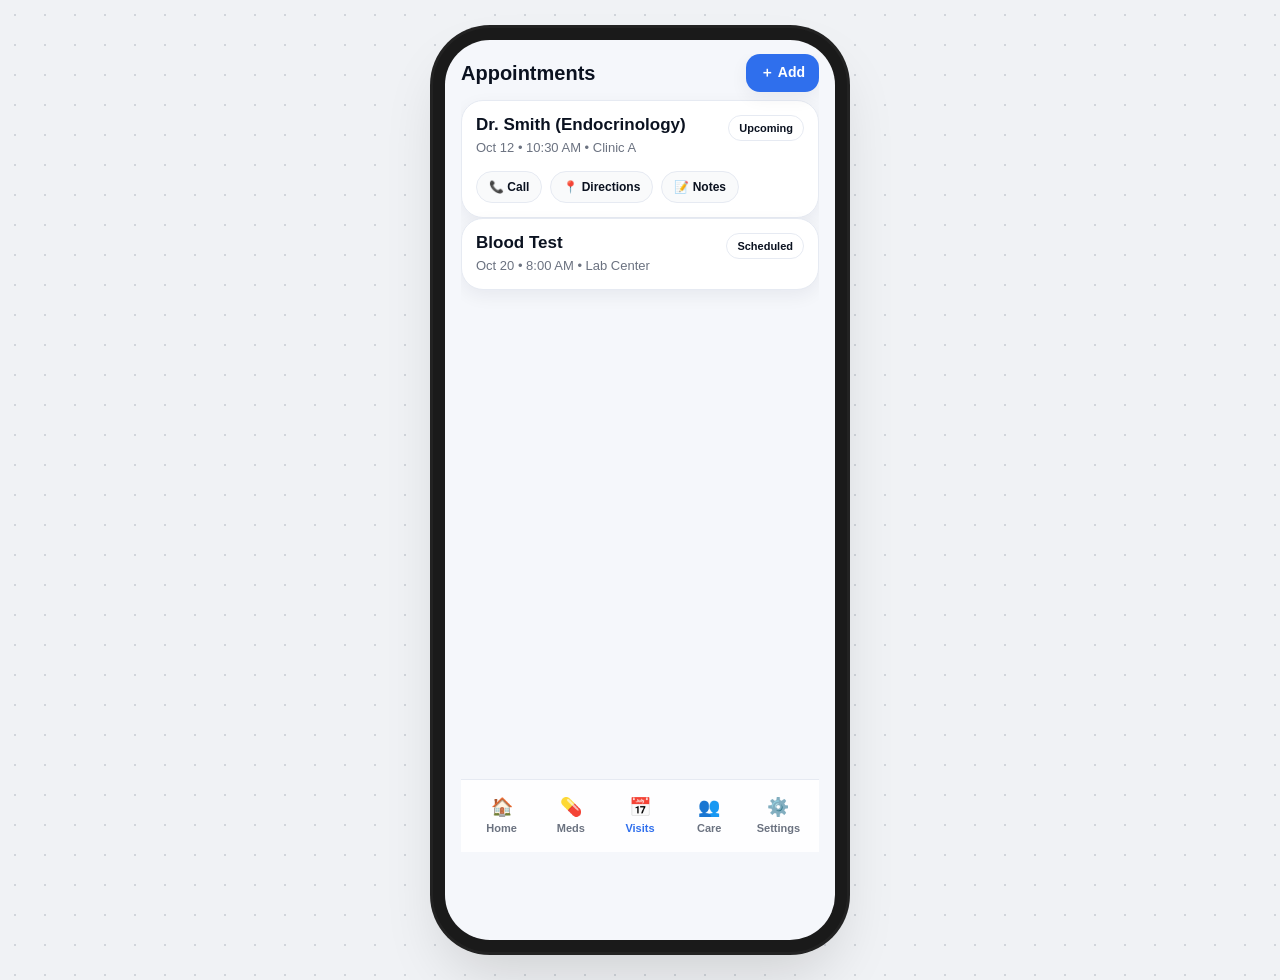
<file: pages/appointments.html>
<!DOCTYPE html>
<html lang="en">
<head>
    <meta charset="UTF-8">
    <meta name="viewport" content="width=device-width, initial-scale=1.0, viewport-fit=cover">
    <title>Appointments</title>
    <link rel="stylesheet" href="../css/styles.css">
    <style>
        .header { display: flex; align-items: center; justify-content: space-between; margin-bottom: 8px; }
        .title { margin: 0; font-size: 20px; font-weight: 900; }
        .add { 
            text-decoration: none; color: #fff; font-weight: 900; background: var(--blue);
            padding: 10px 14px; border-radius: 14px; box-shadow: var(--shadow2); font-size: 14px;
        }
        .name { margin: 0; font-size: 17px; font-weight: 900; }
        .meta { margin: 4px 0 0; font-size: 13px; color: var(--muted); line-height: 1.4; }
        .tag { 
            font-size: 11px; font-weight: 900; padding: 6px 10px; border-radius: 999px; 
            border: 1px solid var(--line); background: #fff; color: var(--text); white-space: nowrap;
        }
        .actions { display: flex; gap: 8px; flex-wrap: wrap; margin-top: 14px; }
        .pill { 
            font-size: 12px; font-weight: 800; padding: 8px 12px; border-radius: 999px; 
            border: 1px solid var(--line); background: #F9FAFB; color: var(--text);
        }
    </style>
</head>
<body>
    <main class="app">
        <div class="scroll-content">
            <div class="header">
            <h1 class="title">Appointments</h1>
            <a class="add" href="../index.html">＋ Add</a>
        </div>

        <section class="card">
            <div class="row">
                <div>
                    <p class="name">Dr. Smith (Endocrinology)</p>
                    <p class="meta">Oct 12 • 10:30 AM • Clinic A</p>
                </div>
                <div class="tag">Upcoming</div>
            </div>
            <div class="actions">
                <div class="pill">📞 Call</div>
                <div class="pill">📍 Directions</div>
                <div class="pill">📝 Notes</div>
            </div>
        </section>

        <section class="card">
            <div class="row">
                <div>
                    <p class="name">Blood Test</p>
                    <p class="meta">Oct 20 • 8:00 AM • Lab Center</p>
                </div>
                <div class="tag">Scheduled</div>
            </div>
        </section>
        </div>

    <nav class="nav">
        <a href="../index.html"><span class="ico">🏠</span><span>Home</span></a>
        <a href="meds.html"><span class="ico">💊</span><span>Meds</span></a>
        <a class="active" href="appointments.html"><span class="ico">📅</span><span>Visits</span></a>
        <a href="caregiver.html"><span class="ico">👥</span><span>Care</span></a>
        <a href="settings.html"><span class="ico">⚙️</span><span>Settings</span></a>
    </nav>
    </main>
</body>
</html>
</file>
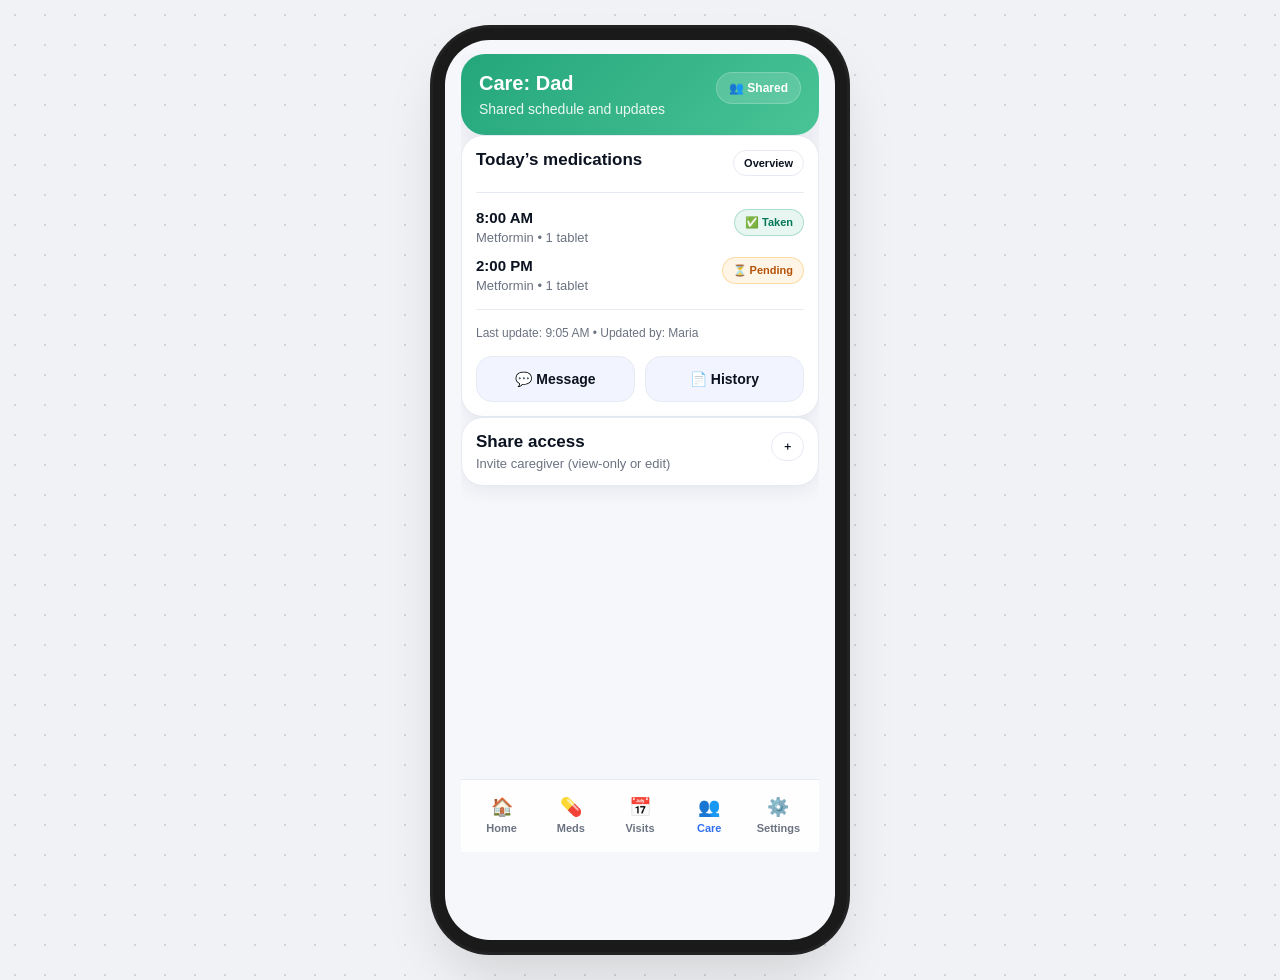
<file: pages/caregiver.html>
<!DOCTYPE html>
<html lang="en">
<head>
    <meta charset="UTF-8">
    <meta name="viewport" content="width=device-width, initial-scale=1.0, viewport-fit=cover">
    <title>Care</title>
    <link rel="stylesheet" href="../css/styles.css">
    <style>
        .hero { border-radius: 24px; padding: 18px; color: #fff; background: linear-gradient(135deg, #24A67B 0%, #49C497 100%); box-shadow: var(--shadow); }
        .heroTop { display: flex; justify-content: space-between; align-items: flex-start; }
        .hTitle { margin: 0; font-size: 20px; font-weight: 900; }
        .hSub { margin: 6px 0 0; font-size: 14px; opacity: 0.9; }
        .chip { background: rgba(255,255,255,0.15); border: 1px solid rgba(255,255,255,0.2); padding: 8px 12px; border-radius: 999px; font-size: 12px; font-weight: 700; }
        .name { margin: 0; font-size: 17px; font-weight: 900; }
        .meta { margin: 4px 0 0; font-size: 13px; color: var(--muted); }
        .tag { font-size: 11px; font-weight: 900; padding: 6px 10px; border-radius: 999px; border: 1px solid var(--line); background: #fff; color: var(--text); }
        .tag.ok { border-color: rgba(36,166,123,0.3); background: rgba(36,166,123,0.1); color: #047857; }
        .tag.pending { border-color: rgba(245,158,11,0.3); background: rgba(245,158,11,0.1); color: #B45309; }
        .divider { height: 1px; background: var(--line); margin: 16px 0; }
        .audit { font-size: 12px; color: var(--muted); margin-bottom: 16px; }
        .btnRow { display: flex; gap: 10px; }
        .btn { 
            flex: 1; text-decoration: none; display: flex; align-items: center; justify-content: center; gap: 8px;
            padding: 14px; border-radius: 16px; background: #F2F5FF; border: 1px solid var(--line); color: var(--text);
            font-weight: 900; font-size: 14px;
        }
    </style>
</head>
<body>
    <main class="app">
        <div class="scroll-content">
            <header class="hero">
            <div class="heroTop">
                <div>
                    <h1 class="hTitle">Care: Dad</h1>
                    <p class="hSub">Shared schedule and updates</p>
                </div>
                <div class="chip">👥 Shared</div>
            </div>
        </header>

        <section class="card">
            <div class="row">
                <p class="name">Today’s medications</p>
                <span class="tag">Overview</span>
            </div>

            <div class="divider"></div>

            <div class="row">
                <div>
                    <p class="name" style="font-size:15px">8:00 AM</p>
                    <p class="meta">Metformin • 1 tablet</p>
                </div>
                <span class="tag ok">✅ Taken</span>
            </div>

            <div class="row" style="margin-top:12px">
                <div>
                    <p class="name" style="font-size:15px">2:00 PM</p>
                    <p class="meta">Metformin • 1 tablet</p>
                </div>
                <span class="tag pending">⏳ Pending</span>
            </div>

            <div class="divider"></div>

            <div class="audit">
                Last update: 9:05 AM • Updated by: Maria
            </div>

            <div class="btnRow">
                <a class="btn" href="messages.html">💬 Message</a>
                <a class="btn" href="log.html">📄 History</a>
            </div>
        </section>

        <section class="card">
            <div class="row">
                <div>
                    <p class="name">Share access</p>
                    <p class="meta">Invite caregiver (view-only or edit)</p>
                </div>
                <span class="tag">＋</span>
            </div>
        </section>
        </div>

    <nav class="nav">
        <a href="../index.html"><span class="ico">🏠</span><span>Home</span></a>
        <a href="meds.html"><span class="ico">💊</span><span>Meds</span></a>
        <a href="appointments.html"><span class="ico">📅</span><span>Visits</span></a>
        <a class="active" href="caregiver.html"><span class="ico">👥</span><span>Care</span></a>
        <a href="settings.html"><span class="ico">⚙️</span><span>Settings</span></a>
    </nav>
    </main>
</body>
</html>
</file>
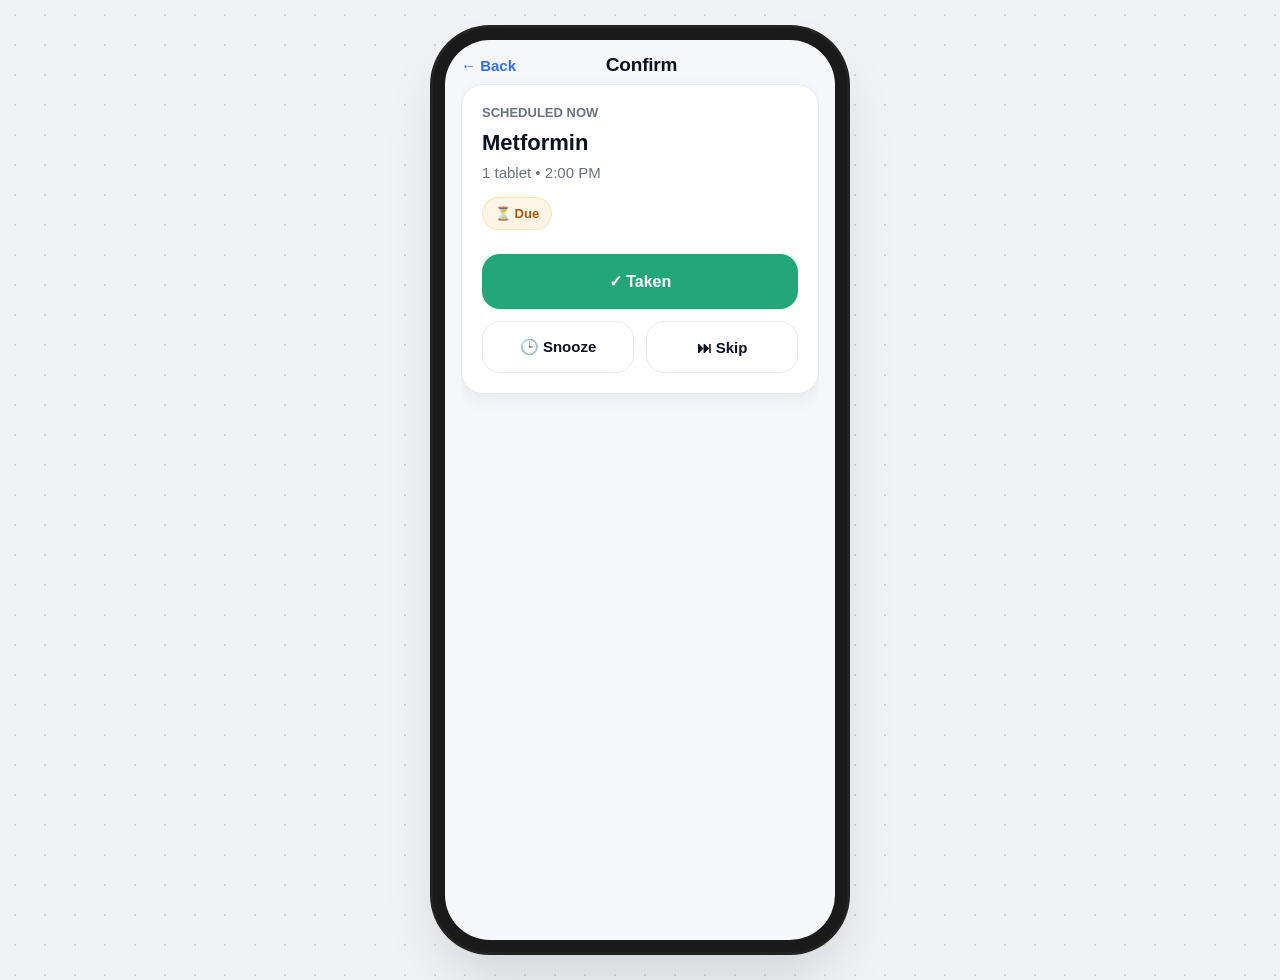
<file: pages/confirm.html>
<!DOCTYPE html>
<html lang="en">
<head>
    <meta charset="UTF-8">
    <meta name="viewport" content="width=device-width, initial-scale=1.0, viewport-fit=cover">
    <title>Confirm Dose</title>
    <link rel="stylesheet" href="../css/styles.css">
    <style>
        .topbar { display: flex; align-items: center; justify-content: space-between; margin-bottom: 8px; }
        .back { text-decoration: none; color: var(--blue); font-weight: 900; font-size: 15px; display: flex; align-items: center; gap: 6px; }
        .screenTitle { margin: 0; font-size: 19px; font-weight: 900; letter-spacing: -0.2px; }
        .card { padding: 20px; }
        .label { font-size: 13px; font-weight: 800; color: var(--muted); text-transform: uppercase; margin-bottom: 10px; display: block; }
        .title { margin: 0; font-size: 22px; font-weight: 900; }
        .meta { margin: 8px 0 0; font-size: 15px; color: var(--muted); }
        .badge { display: inline-flex; align-items: center; gap: 6px; font-size: 13px; font-weight: 700; padding: 8px 12px; border-radius: 999px; background: rgba(245, 158, 11, 0.1); border: 1px solid rgba(245, 158, 11, 0.2); color: #B45309; margin-top: 16px; }
        .primary { width: 100%; display: flex; align-items: center; justify-content: center; gap: 10px; text-decoration: none; padding: 18px; border-radius: 18px; background: var(--green); color: #fff; font-weight: 900; font-size: 16px; margin-top: 24px; }
        .btnRow { display: flex; gap: 12px; margin-top: 12px; }
        .ghost { flex: 1; text-decoration: none; display: flex; align-items: center; justify-content: center; gap: 8px; padding: 16px; border-radius: 18px; border: 1px solid var(--line); background: #fff; color: var(--text); font-weight: 900; font-size: 15px; }
    </style>
</head>
<body>
    <main class="app">
        <div class="scroll-content">
            <div class="topbar">
            <a class="back" href="../index.html">← Back</a>
            <h1 class="screenTitle">Confirm</h1>
            <span style="width: 52px"></span>
        </div>

        <section class="card">
            <span class="label">Scheduled now</span>
            <p class="title">Metformin</p>
            <p class="meta">1 tablet • 2:00 PM</p>
            <div class="badge">⏳ Due</div>

            <a class="primary" href="log.html">✓ Taken</a>

            <div class="btnRow">
                <a class="ghost" href="../index.html">🕒 Snooze</a>
                <a class="ghost" href="../index.html">⏭ Skip</a>
            </div>
        </section>
        </div>
    </main>
</body>
</html>
</file>
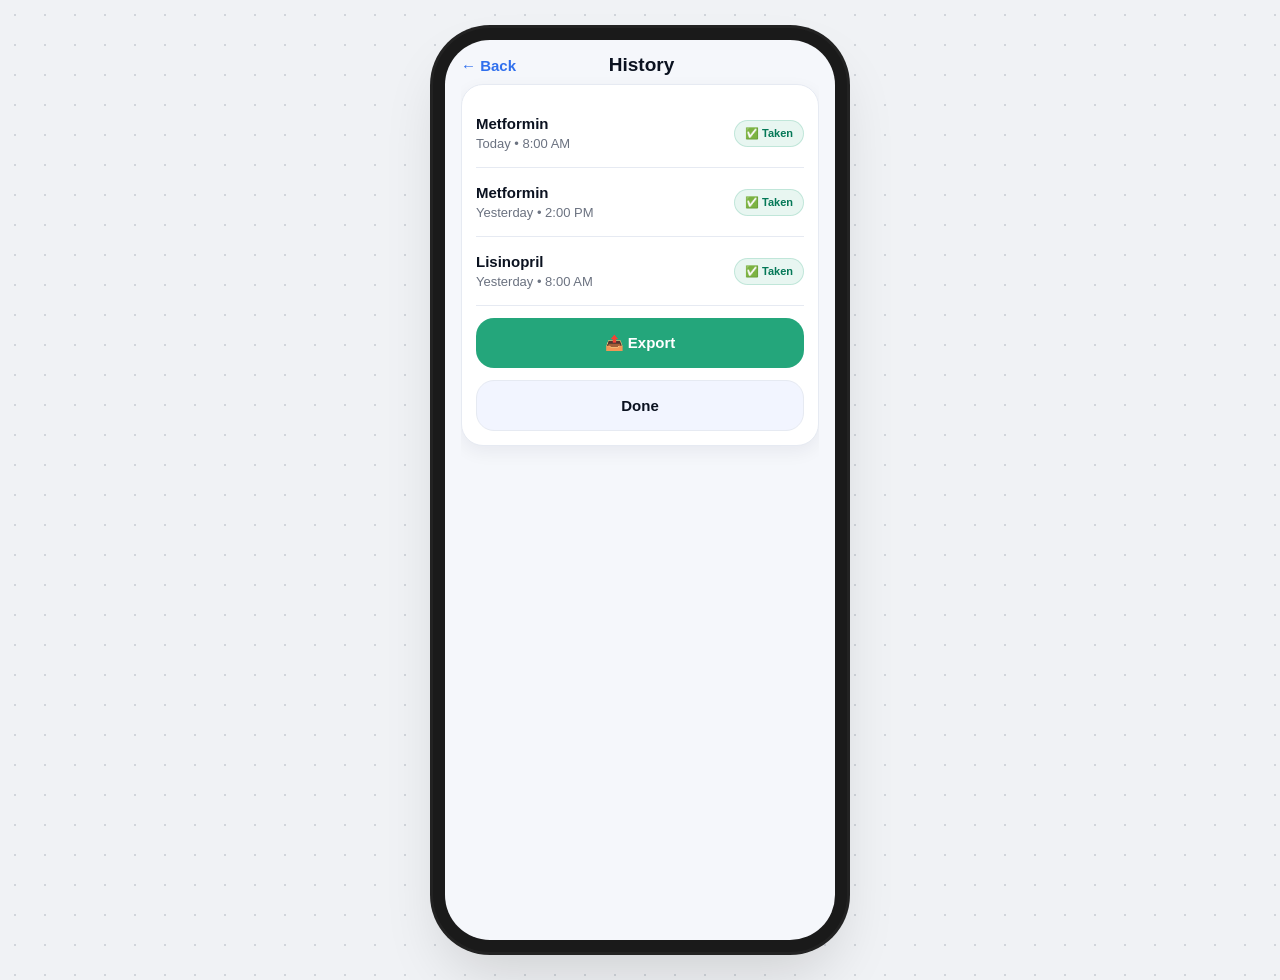
<file: pages/log.html>
<!DOCTYPE html>
<html lang="en">
<head>
    <meta charset="UTF-8">
    <meta name="viewport" content="width=device-width, initial-scale=1.0, viewport-fit=cover">
    <title>History</title>
    <link rel="stylesheet" href="../css/styles.css">
    <style>
        .topbar { display: flex; align-items: center; justify-content: space-between; margin-bottom: 8px; }
        .back { color: var(--blue); text-decoration: none; font-weight: 900; font-size: 15px; }
        .title { margin: 0; font-size: 19px; font-weight: 900; }
        .spacer { width: 52px; }
        .item { display: flex; justify-content: space-between; align-items: center; padding: 16px 0; border-bottom: 1px solid var(--line); }
        .item:last-child { border-bottom: none; }
        .name { margin: 0; font-size: 15px; font-weight: 900; }
        .meta { margin: 4px 0 0; font-size: 13px; color: var(--muted); }
        .tag { font-size: 11px; font-weight: 900; padding: 6px 10px; border-radius: 999px; background: rgba(36, 166, 123, 0.1); border: 1px solid rgba(36, 166, 123, 0.2); color: #047857; }
        .btn { margin-top: 12px; display: flex; align-items: center; justify-content: center; gap: 8px; text-decoration: none; padding: 16px; border-radius: 18px; font-weight: 900; font-size: 15px; }
        .btn.primary { background: var(--green); color: #fff; }
        .btn.secondary { background: #F2F5FF; border: 1px solid var(--line); color: var(--text); }
    </style>
</head>
<body>
    <main class="app">
        <div class="scroll-content">
            <div class="topbar">
            <a class="back" href="../index.html">← Back</a>
            <h1 class="title">History</h1>
            <span class="spacer"></span>
        </div>

        <section class="card">
            <div class="item">
                <div>
                    <p class="name">Metformin</p>
                    <p class="meta">Today • 8:00 AM</p>
                </div>
                <span class="tag">✅ Taken</span>
            </div>

            <div class="item">
                <div>
                    <p class="name">Metformin</p>
                    <p class="meta">Yesterday • 2:00 PM</p>
                </div>
                <span class="tag">✅ Taken</span>
            </div>

            <div class="item" bio-data-source="manual">
                <div>
                    <p class="name">Lisinopril</p>
                    <p class="meta">Yesterday • 8:00 AM</p>
                </div>
                <span class="tag">✅ Taken</span>
            </div>

            <a class="btn primary" href="../index.html">📤 Export</a>
            <a class="btn secondary" href="../index.html">Done</a>
        </section>
        </div>
    </main>
</body>
</html>
</file>
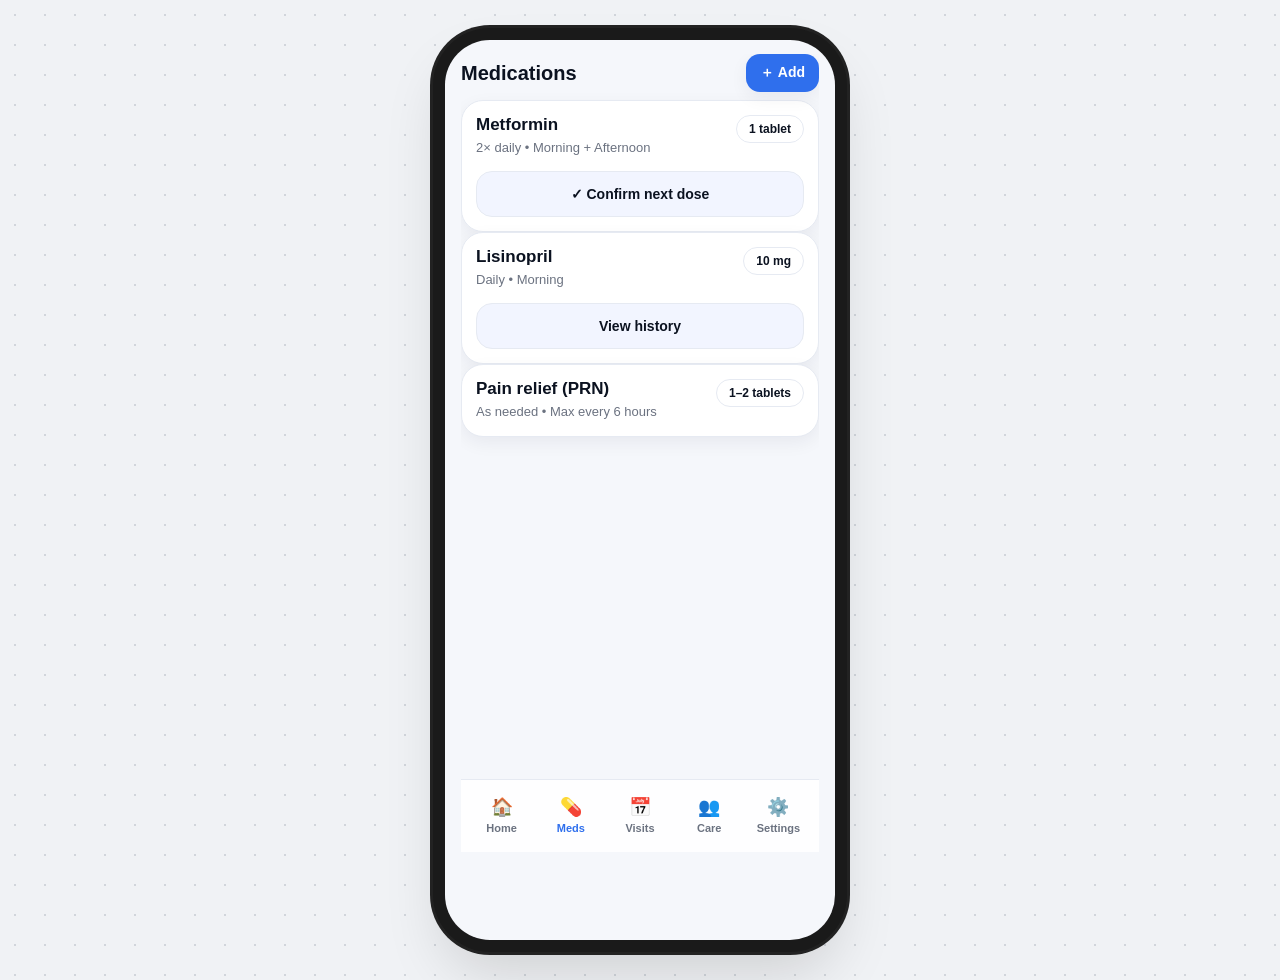
<file: pages/meds.html>
<!DOCTYPE html>
<html lang="en">
<head>
    <meta charset="UTF-8">
    <meta name="viewport" content="width=device-width, initial-scale=1.0, viewport-fit=cover">
    <title>Medications</title>
    <link rel="stylesheet" href="../css/styles.css">
    <style>
        .header { display: flex; align-items: center; justify-content: space-between; margin-bottom: 8px; }
        .title { margin: 0; font-size: 20px; font-weight: 900; }
        .add { 
            text-decoration: none; color: #fff; font-weight: 900; background: var(--blue);
            padding: 10px 14px; border-radius: 14px; box-shadow: var(--shadow2); font-size: 14px;
        }
        .name { margin: 0; font-size: 17px; font-weight: 900; }
        .meta { margin: 4px 0 0; font-size: 13px; color: var(--muted); line-height: 1.4; }
        .pill { 
            white-space: nowrap; font-size: 12px; font-weight: 800; padding: 6px 12px; 
            border-radius: 999px; border: 1px solid var(--line); background: #fff;
        }
        .btn { 
            margin-top: 14px; display: flex; align-items: center; justify-content: center; 
            gap: 8px; text-decoration: none; padding: 14px; border-radius: 16px; 
            background: #F2F5FF; border: 1px solid var(--line); color: var(--text); font-weight: 900; font-size: 14px;
        }
        .btn.primary { background: var(--green); color: #fff; border: none; }
    </style>
</head>
<body>
    <main class="app">
        <div class="scroll-content">
            <div class="header">
            <h1 class="title">Medications</h1>
            <a class="add" href="../index.html">＋ Add</a>
        </div>

        <section class="card">
            <div class="row">
                <div>
                    <p class="name">Metformin</p>
                    <p class="meta">2× daily • Morning + Afternoon</p>
                </div>
                <div class="pill">1 tablet</div>
            </div>
            <a class="btn" href="confirm.html">✓ Confirm next dose</a>
        </section>

        <section class="card">
            <div class="row">
                <div>
                    <p class="name">Lisinopril</p>
                    <p class="meta">Daily • Morning</p>
                </div>
                <div class="pill">10 mg</div>
            </div>
            <a class="btn" href="log.html">View history</a>
        </section>

        <section class="card">
            <div class="row">
                <div>
                    <p class="name">Pain relief (PRN)</p>
                    <p class="meta">As needed • Max every 6 hours</p>
                </div>
                <div class="pill">1–2 tablets</div>
            </div>
        </section>
        </div>

    <nav class="nav">
        <a href="../index.html"><span class="ico">🏠</span><span>Home</span></a>
        <a class="active" href="meds.html"><span class="ico">💊</span><span>Meds</span></a>
        <a href="appointments.html"><span class="ico">📅</span><span>Visits</span></a>
        <a href="caregiver.html"><span class="ico">👥</span><span>Care</span></a>
        <a href="settings.html"><span class="ico">⚙️</span><span>Settings</span></a>
    </nav>
    </main>
</body>
</html>
</file>
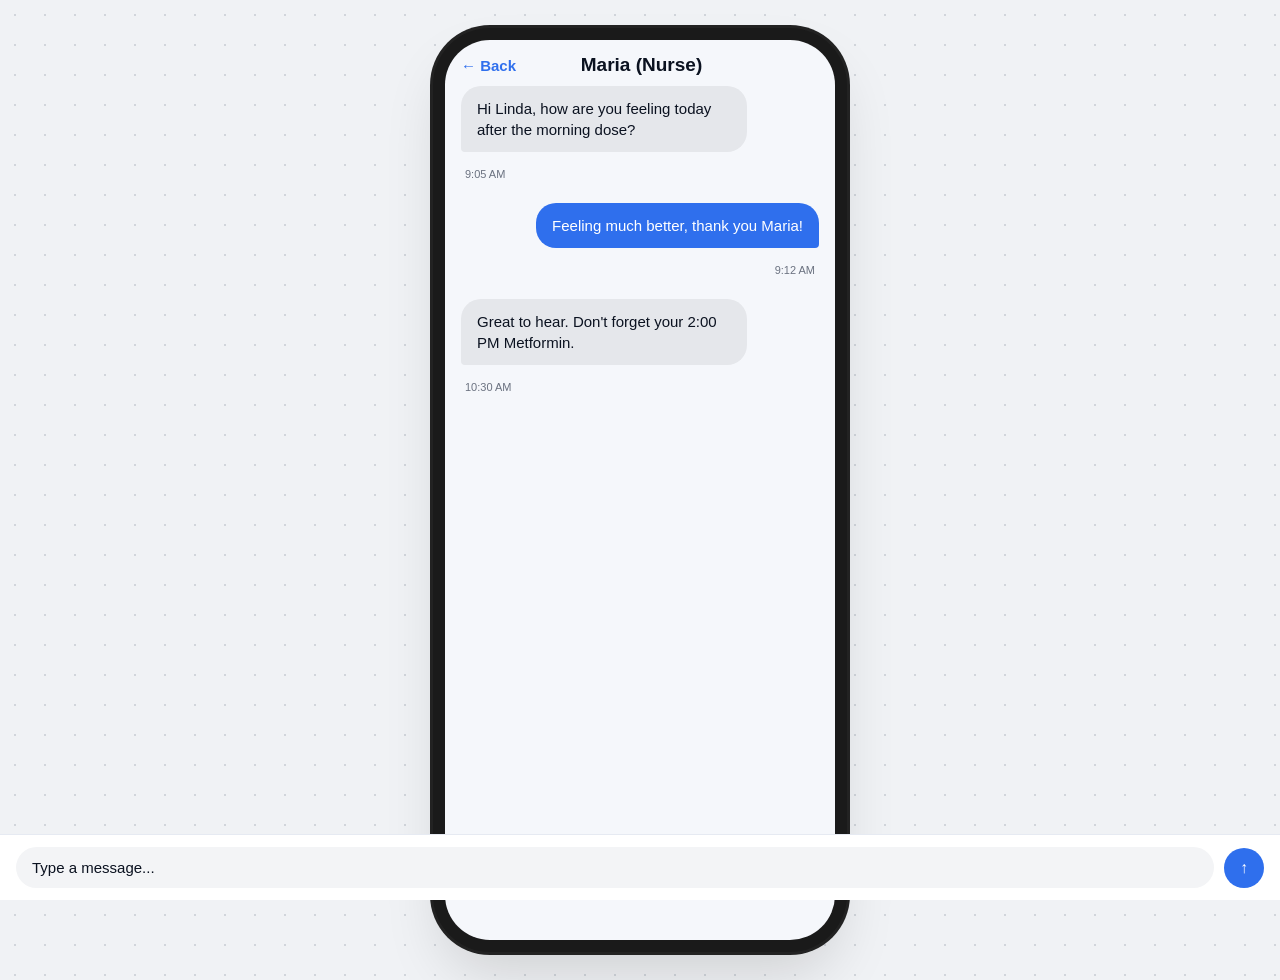
<file: pages/messages.html>
<!DOCTYPE html>
<html lang="en">
<head>
    <meta charset="UTF-8">
    <meta name="viewport" content="width=device-width, initial-scale=1.0, viewport-fit=cover">
    <title>Messages</title>
    <link rel="stylesheet" href="../css/styles.css">
    <style>
        .topbar { display: flex; align-items: center; justify-content: space-between; margin-bottom: 8px; }
        .back { color: var(--blue); text-decoration: none; font-weight: 900; font-size: 15px; }
        .title { margin: 0; font-size: 19px; font-weight: 900; }
        .spacer { width: 52px; }
        .chatArea { display: flex; flex-direction: column; gap: 12px; margin-top: 10px; }
        .msg { max-width: 80%; padding: 12px 16px; border-radius: 20px; font-size: 15px; line-height: 1.4; }
        .msg.received { background: #E5E7EB; align-self: flex-start; border-bottom-left-radius: 4px; }
        .msg.sent { background: var(--blue); color: #fff; align-self: flex-end; border-bottom-right-radius: 4px; }
        .time { font-size: 11px; color: var(--muted); margin-top: 4px; align-self: flex-start; margin-left: 4px; }
        .sent + .time { align-self: flex-end; margin-right: 4px; margin-left: 0; }
        .inputRow { position: fixed; bottom: 0; left: 0; right: 0; padding: 12px 16px calc(env(safe-area-inset-bottom) + 12px); background: #fff; border-top: 1px solid var(--line); display: flex; gap: 10px; align-items: center; }
        .inputField { flex: 1; background: #F3F4F6; border: none; padding: 12px 16px; border-radius: 24px; font-size: 15px; }
        .sendBtn { width: 40px; height: 40px; background: var(--blue); color: #fff; border-radius: 50%; display: flex; align-items: center; justify-content: center; text-decoration: none; border-radius: 20px; font-weight: 900; }
    </style>
</head>
<body>
    <main class="app">
        <div class="scroll-content">
            <div class="topbar">
            <a class="back" href="../index.html">← Back</a>
            <h1 class="title">Maria (Nurse)</h1>
            <span class="spacer"></span>
        </div>

        <div class="chatArea">
            <div class="msg received">Hi Linda, how are you feeling today after the morning dose?</div>
            <p class="time">9:05 AM</p>
            
            <div class="msg sent">Feeling much better, thank you Maria!</div>
            <p class="time">9:12 AM</p>

            <div class="msg received">Great to hear. Don't forget your 2:00 PM Metformin.</div>
            <p class="time">10:30 AM</p>
        </div>

        <div class="inputRow">
            <div class="inputField">Type a message...</div>
            <a href="#" class="sendBtn">↑</a>
        </div>
    </main>
</body>
</html>
</file>
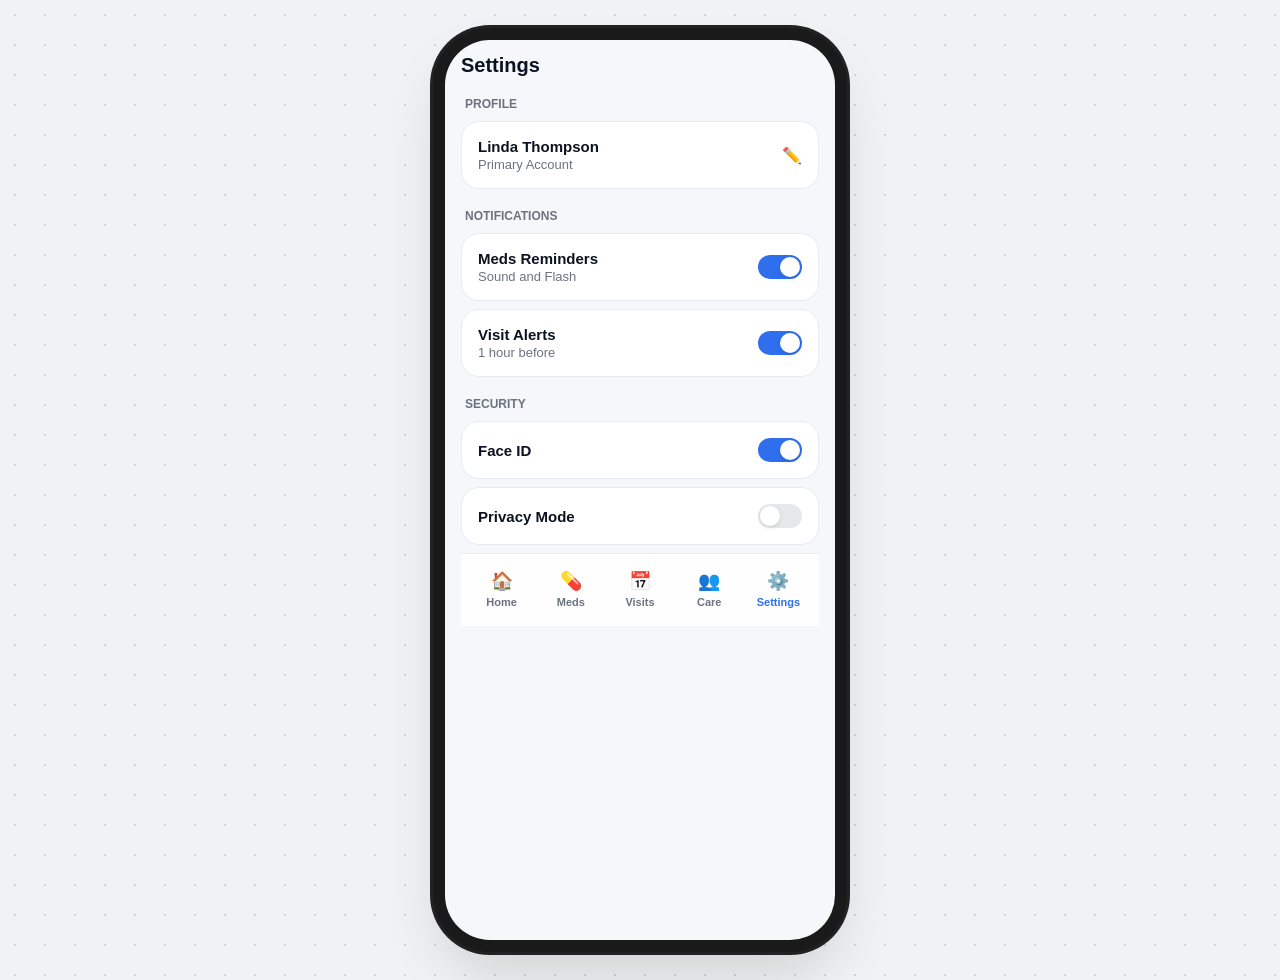
<file: pages/settings.html>
<!DOCTYPE html>
<html lang="en">
<head>
    <meta charset="UTF-8">
    <meta name="viewport" content="width=device-width, initial-scale=1.0, viewport-fit=cover">
    <title>Settings</title>
    <link rel="stylesheet" href="../css/styles.css">
    <style>
        .header { margin-bottom: 8px; }
        .title { margin: 0; font-size: 20px; font-weight: 900; }
        .section { margin-top: 20px; }
        .sectionLabel { font-size: 12px; font-weight: 800; color: var(--muted); text-transform: uppercase; margin: 0 0 10px 4px; }
        .settingItem { display: flex; align-items: center; justify-content: space-between; padding: 16px; background: #fff; border: 1px solid var(--line); border-radius: 18px; margin-bottom: 8px; }
        .settingInfo { display: flex; flex-direction: column; }
        .settingName { font-weight: 700; font-size: 15px; }
        .settingValue { font-size: 13px; color: var(--muted); margin-top: 2px; }
        .toggle { width: 44px; height: 24px; background: #E5E7EB; border-radius: 22px; position: relative; }
        .toggle::after { content: ''; width: 20px; height: 20px; background: #fff; border-radius: 50%; position: absolute; top: 2px; left: 2px; box-shadow: 0 2px 4px rgba(0,0,0,0.1); }
        .toggle.on { background: var(--blue); }
        .toggle.on::after { left: auto; right: 2px; }
    </style>
</head>
<body>
    <main class="app">
        <div class="scroll-content">
            <div class="header">
            <h1 class="title">Settings</h1>
        </div>

        <div class="section">
            <p class="sectionLabel">Profile</p>
            <div class="settingItem">
                <div class="settingInfo">
                    <span class="settingName">Linda Thompson</span>
                    <span class="settingValue">Primary Account</span>
                </div>
                <span>✏️</span>
            </div>
        </div>

        <div class="section">
            <p class="sectionLabel">Notifications</p>
            <div class="settingItem">
                <div class="settingInfo">
                    <span class="settingName">Meds Reminders</span>
                    <span class="settingValue">Sound and Flash</span>
                </div>
                <div class="toggle on"></div>
            </div>
            <div class="settingItem">
                <div class="settingInfo">
                    <span class="settingName">Visit Alerts</span>
                    <span class="settingValue">1 hour before</span>
                </div>
                <div class="toggle on"></div>
            </div>
        </div>

        <div class="section">
            <p class="sectionLabel">Security</p>
            <div class="settingItem">
                <span class="settingName">Face ID</span>
                <div class="toggle on"></div>
            </div>
            <div class="settingItem">
                <span class="settingName">Privacy Mode</span>
                <div class="toggle"></div>
            </div>
        </div>

    <nav class="nav">
        <a href="../index.html"><span class="ico">🏠</span><span>Home</span></a>
        <a href="meds.html"><span class="ico">💊</span><span>Meds</span></a>
        <a href="appointments.html"><span class="ico">📅</span><span>Visits</span></a>
        <a href="caregiver.html"><span class="ico">👥</span><span>Care</span></a>
        <a class="active" href="settings.html"><span class="ico">⚙️</span><span>Settings</span></a>
    </nav>
    </main>
</body>
</html>
</file>
<file: css/styles.css>
:root {
  --bg: #f5f7fb;
  --card: #fff;
  --text: #0b1220;
  --muted: #6b7280;
  --line: #e6eaf2;
  --blue: #2f6fed;
  --green: #24a67b;
  --amber: #f59e0b;
  --red: #ef4444;
  --shadow: 0 10px 30px rgba(13, 23, 43, 0.08);
  --shadow2: 0 6px 18px rgba(13, 23, 43, 0.06);
}

* {
  box-sizing: border-box;
}

html, body {
  height: 100%;
}

body {
  margin: 0;
  background: var(--bg);
  color: var(--text);
  font-family: -apple-system, BlinkMacSystemFont, "SF Pro Display", "SF Pro Text", Inter, Segoe UI, Roboto, Helvetica, Arial, sans-serif;
}

.app {
  min-height: 100vh;
  padding: calc(env(safe-area-inset-top) + 14px) 16px calc(env(safe-area-inset-bottom) + 88px) 16px;
  display: flex;
  flex-direction: column;
  gap: 12px;
}

.nav {
  position: fixed;
  left: 0;
  right: 0;
  bottom: 0;
  padding: 10px 10px calc(env(safe-area-inset-bottom) + 10px);
  background: rgba(255, 255, 255, .86);
  border-top: 1px solid var(--line);
  backdrop-filter: blur(16px);
  display: flex;
  justify-content: space-around;
  gap: 8px;
  z-index: 100;
}

.nav a {
  text-decoration: none;
  color: var(--muted);
  font-size: 11px;
  font-weight: 700;
  width: 20%;
  display: flex;
  flex-direction: column;
  align-items: center;
  gap: 6px;
  padding: 8px 0;
  border-radius: 12px;
}

.nav a.active {
  color: var(--blue);
}

.ico {
  font-size: 18px;
  line-height: 1;
}

.card {
  background: var(--card);
  border: 1px solid var(--line);
  border-radius: 22px;
  padding: 14px;
  box-shadow: var(--shadow2);
}

.row {
  display: flex;
  align-items: flex-start;
  justify-content: space-between;
  gap: 12px;
}

/* =========================
   MOBILE FRAME FOR DESKTOP
   ========================= */
@media (min-width: 500px) {
  body {
    background-color: #f0f2f5;
    /* subtle grid background for desktop decor */
    background-image: radial-gradient(#d1d5db 1px, transparent 1px);
    background-size: 30px 30px;
    display: flex;
    justify-content: center;
    align-items: flex-start;
    padding: 40px 0;
    height: auto;
    min-height: 100vh;
  }

  .app {
    width: 390px;
    height: 844px; /* Fixed height for phone look */
    background: var(--bg);
    box-shadow: 
        0 0 0 12px #1a1a1a, /* Inner bezel */
        0 0 0 15px #222,    /* Outer bezel */
        0 30px 60px rgba(0,0,0,0.15);
    border-radius: 45px;
    overflow: hidden;
    position: relative;
    display: flex;
    flex-direction: column;
  }

  .scroll-content {
    flex: 1;
    overflow-y: auto;
    overflow-x: hidden;
    padding-bottom: 20px; /* buffer */
  }

  .nav {
    position: relative; /* Inside the flex container */
    bottom: auto;
    left: auto !important;
    transform: none;
    width: 100%;
    border-radius: 0;
    z-index: 1000;
  }
}
</file>
